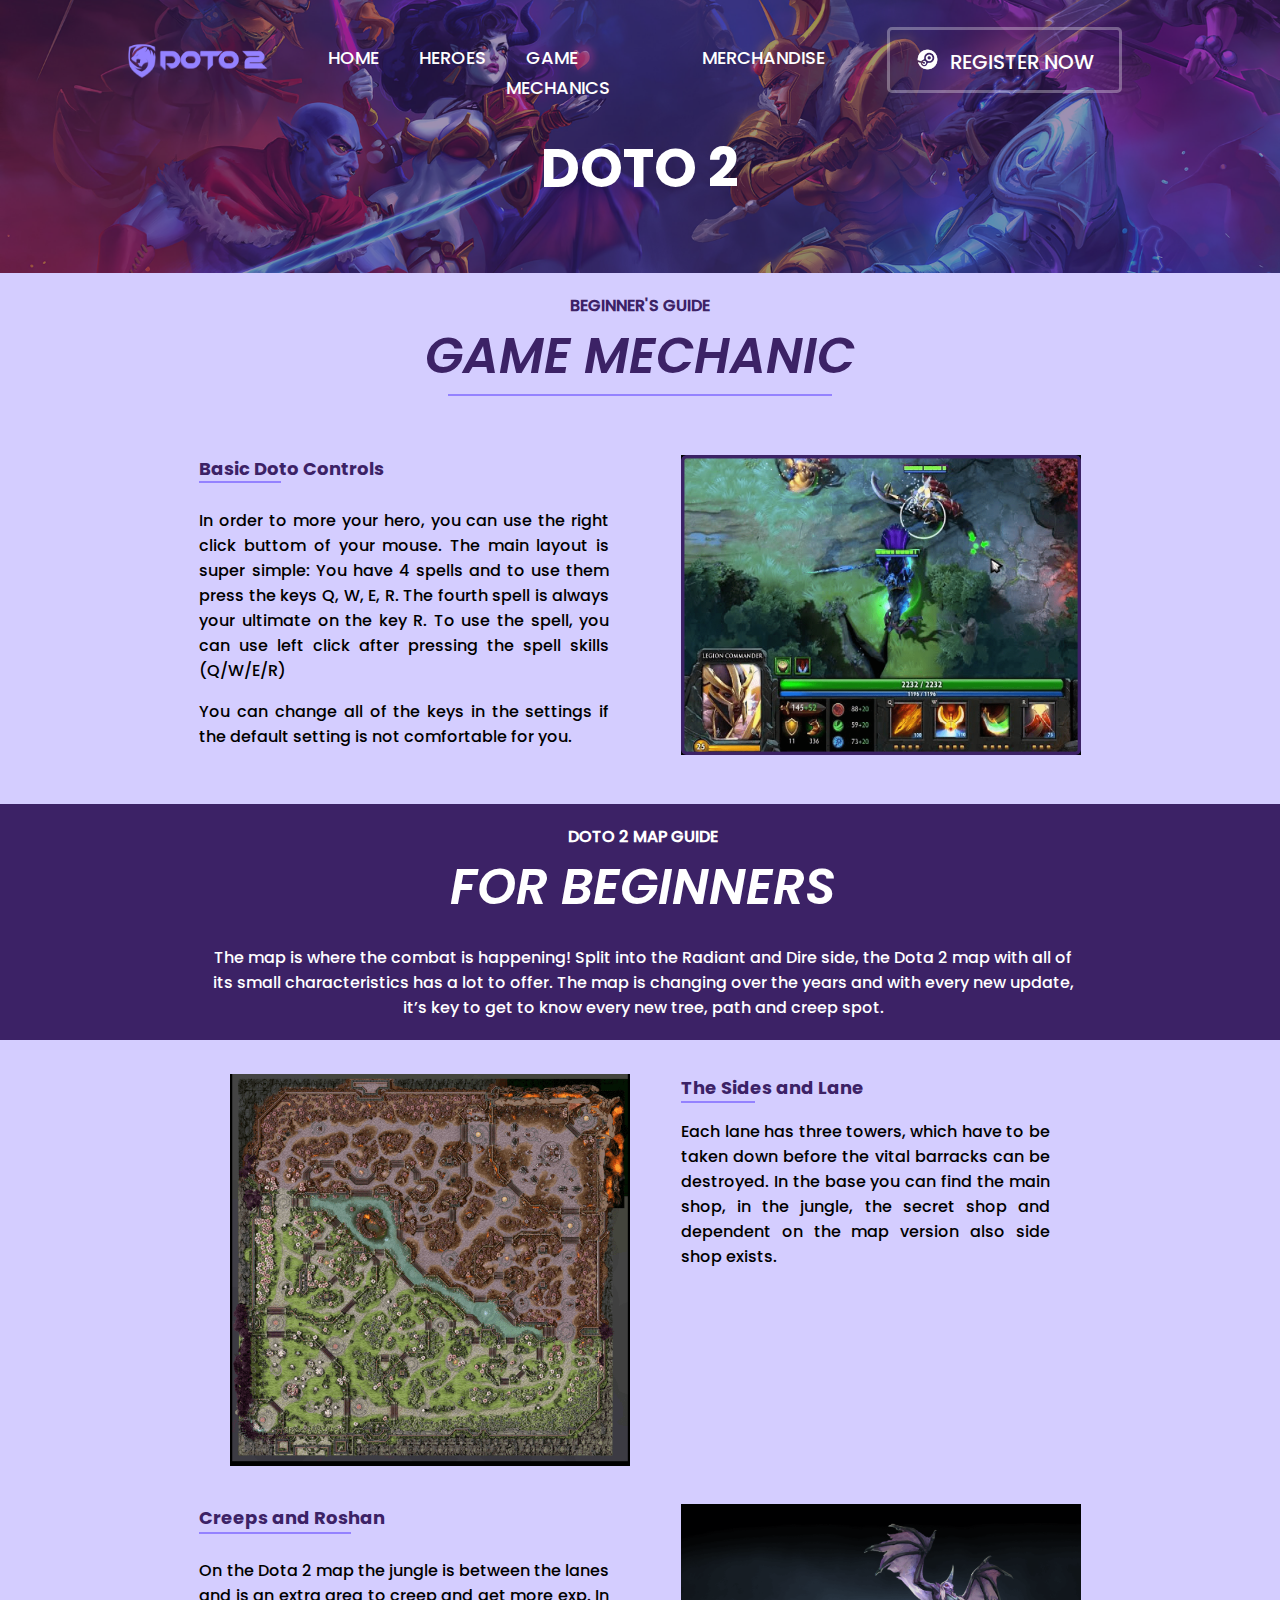
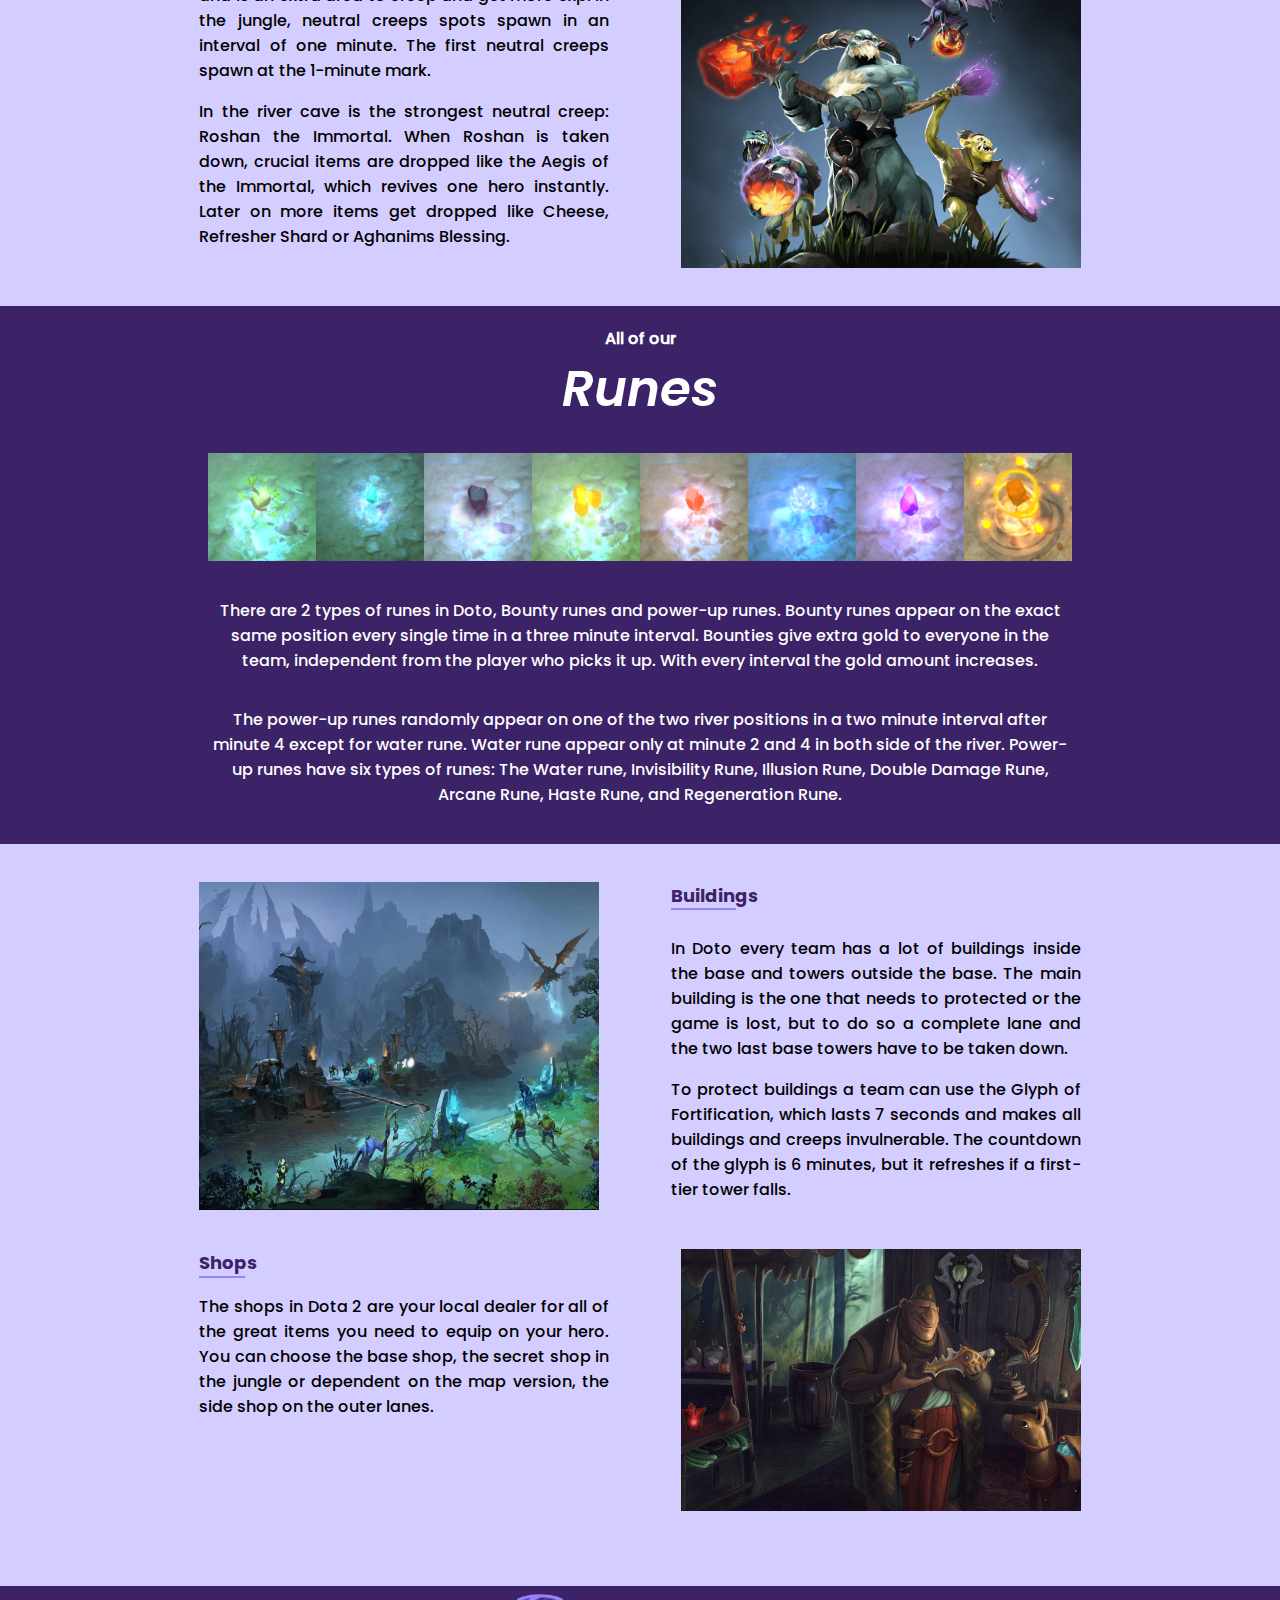
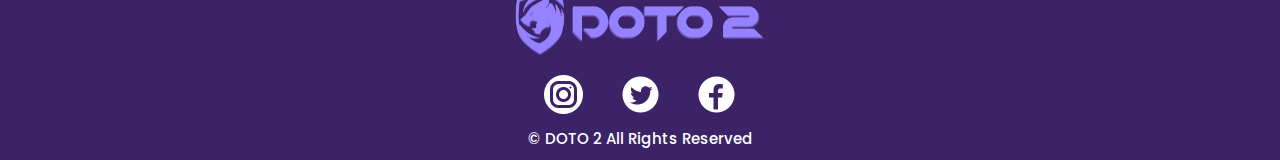
<file: Game Mechanics.html>
<!DOCTYPE html>
<html lang="en">
<head>
    <meta charset="UTF-8">
    <meta http-equiv="X-UA-Compatible" content="IE=edge">
    <meta name="viewport" content="width=device-width, initial-scale=1.0">
    <link rel="stylesheet" href="header-heroes.css">
    <link rel="stylesheet" href="Game-Mechanic-Style.css">
    <title>Game Mechanics</title>
</head>
<body>
    <div id="header">
        <div id="overlay0">
            <div id="fill">
                <div id="header1">
                    <li id="logo"><img src="logo.png" alt="LOGO"></li>
                    <li id="home"><a href="Home.html">HOME</a></li>
                    <li id="heroes"><a href="Heroes.html">HEROES</a></li>
                    <li id="gamemechanics"><a href="">GAME MECHANICS</a></li>
                    <li id="merchandise"><a href="Merchandise.html">MERCHANDISE</a></li>
                </div>
                <div id="header2">
                    <li id="register">
                        <img id="steam" src="asset/SosialMedia/Steam-Circle-White.png" alt="">
                        <a href="Register.html">REGISTER NOW</a>
                    </li>
                </div>
            </div>
            <div id="Doto-2">DOTO 2</div>
        </div>
    </div>

    <div id="content1">
        <div id="sub">
            <div id="title1">BEGINNER'S GUIDE</div>
            <div id="title2">GAME MECHANIC</div>
            <hr>
        </div>
    </div>
    <div id="Basic-Doto-Control">
        <div id="Para1">
            <div id="subtitle">Basic Doto Controls</div> <hr>
            <div id="txt1">
                <p>In order to more your hero, you can use the right click buttom of your mouse. The main layout is super simple: You have 4 spells and to use them press the keys Q, W, E, R. The fourth spell is always your ultimate on the key R. To use the spell, you can use left click after pressing the spell skills (Q/W/E/R)</p>
                <p>You can change all of the keys in the settings if the default setting is not comfortable for you.</p>
            </div>
        </div>
        <div id="image1">
            <img src="asset/Basic-Doto-Control.png" alt="">
        </div>
    </div>

    <div id="doto-2-map">
        <div id="top1">DOTO 2 MAP GUIDE</div> <div id="top2">FOR BEGINNERS</div>
        <div id="Para2">The map is where the combat is happening! Split into the Radiant and Dire side, the Dota 2 map with all of its small characteristics has a lot to offer. The map is changing over the years and with every new update, it’s key to get to know every new tree, path and creep spot.</div>
    </div>
    <div id="isi">
        <div id="Map">
            <img src="asset/Map.png" alt="">
            <div id="Para3">
                <div id="subtitle">The Sides and Lane</div>
                <hr>
                <div id="txt2">Each lane has three towers, which have to be taken down before the vital barracks can be destroyed. In the base you can find the main shop, in the jungle, the secret shop and dependent on the map version also side shop exists.</div>
            </div>
        </div>
    </div>
    <div id="Creeps-and-Roshan">
        <div id="Para5">
            <div id="subtitle">Creeps and Roshan</div> <hr>
            <div id="txt6">On the Dota 2 map the jungle is between the lanes and is an extra area to creep and get more exp. In the jungle, neutral creeps spots spawn in an interval of one minute. The first neutral creeps spawn at the 1-minute mark.</div>
            <div id="txt7">In the river cave is the strongest neutral creep: Roshan the Immortal. When Roshan is taken down, crucial items are dropped like the Aegis of the Immortal, which revives one hero instantly. Later on more items get dropped like Cheese, Refresher Shard or Aghanims Blessing.</div>
        </div>
        <img src="asset/Creeps.png" alt="">
    </div>
    <div id="Rune">
        <div id="top1">All of our</div>
        <div id="top2">Runes</div>
        <div id="Rune-Image">
            <img src="asset/Rune_of_Regeneration_prev.png" alt="">
            <img src="asset/Rune_of_Water_prev.png" alt="">
            <img src="asset/Rune_of_Invisibility_prev.png" alt="">
            <img src="asset/Rune_of_Illusion_prev.png" alt="">
            <img src="asset/Rune_of_Haste_prev.png" alt="">
            <img src="asset/Rune_of_Double_Damage_prev.png" alt="">
            <img src="asset/Rune_of_Arcane_prev.png" alt="">
            <img src="asset/Rune_of_Bounty_initial_prev.png" alt="">
        </div>
        <div id="Para2">
            <div id="txt3">There are 2 types of runes in Doto, Bounty runes and power-up runes. Bounty runes appear on the exact same position every single time in a three minute interval.
                Bounties give extra gold to everyone in the team, independent from the player who picks it up. With every interval the gold amount increases.
            </div>
            <div id="txt5">The power-up runes randomly appear on one of the two river positions in a two minute interval after minute 4 except for water rune. Water rune appear only at minute 2 and 4 in both side of the river. Power-up runes have six types of runes: The Water rune, Invisibility Rune, Illusion Rune, Double Damage Rune, Arcane Rune, Haste Rune, and Regeneration Rune.</div>
        </div>
    </div>
    <div id="Building">
        <img src="asset/Building.png" alt="">
        <div id="Para6">
            <div id="subtitle">Buildings</div> <hr>
            <div id="txt8">In Doto every team has a lot of buildings inside the base and towers outside the base. The main building is the one that needs to protected or the game is lost, but to do so a complete lane and the two last base towers have to be taken down.</div>
            <div id="txt9">To protect buildings a team can use the Glyph of Fortification, which lasts 7 seconds and makes all buildings and creeps invulnerable. The countdown of the glyph is 6 minutes, but it refreshes if a first-tier tower falls.</div>
        </div>
    </div>
    <div id="Shops">
        <div id="Para7">
            <div id="subtitle">Shops</div> <hr>
            <div id="txt10">The shops in Dota 2 are your local dealer for all of the great items you need to equip on your hero. You can choose the base shop, the secret shop in the jungle or dependent on the map version, the side shop on the outer lanes.</div>
        </div>
        <img src="asset/Shops.png" alt="">
    </div>

    <div id="footer">
        <div id="Logo"><img src="logo.png" alt=""></div>
        <div id="Social-Media">
            <img src="asset/SosialMedia/Instagram-Circle-White.png" alt="">
            <img src="asset/SosialMedia/Twitter-Circled-White.png" alt="">
            <img src="asset/SosialMedia/Facebook-Circled-White.png" alt="">
        </div>
        <div id="copyright">© DOTO 2 All Rights Reserved</div>
    </div>
</body>
</html>
</file>
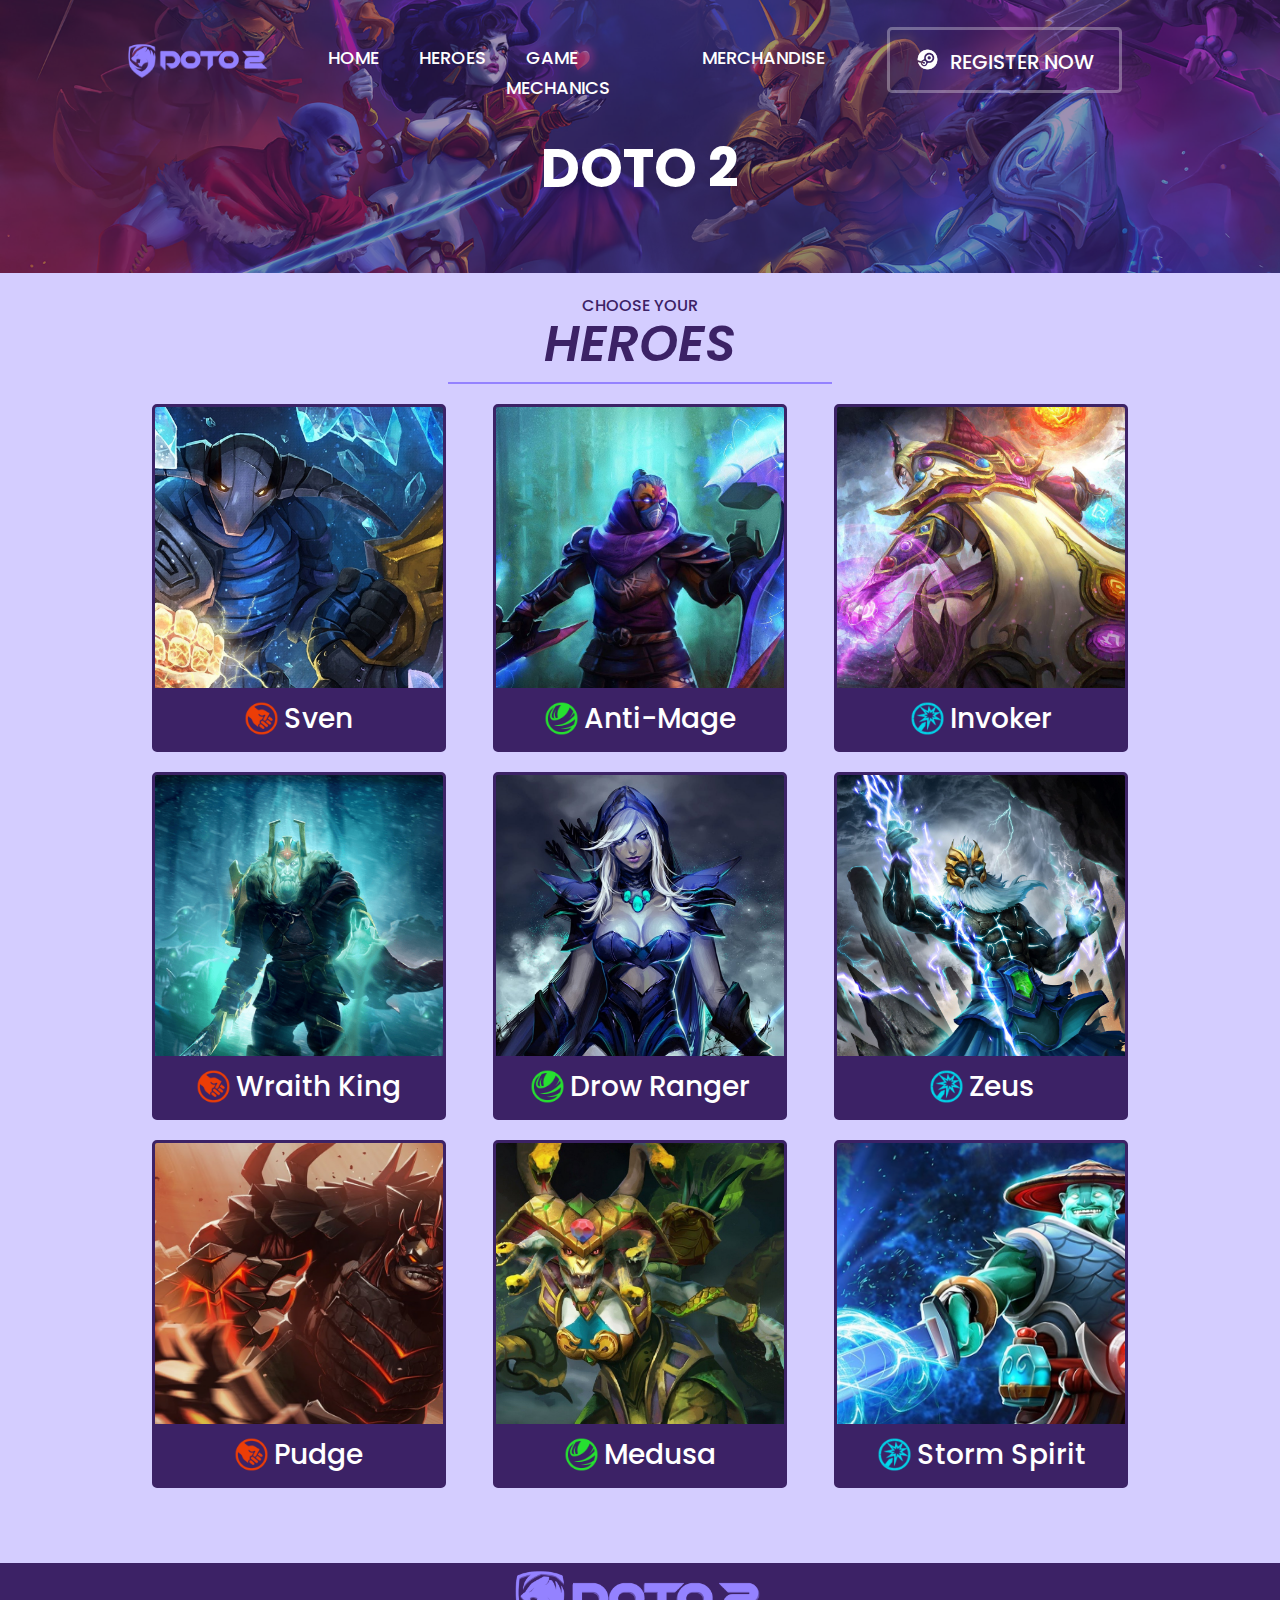
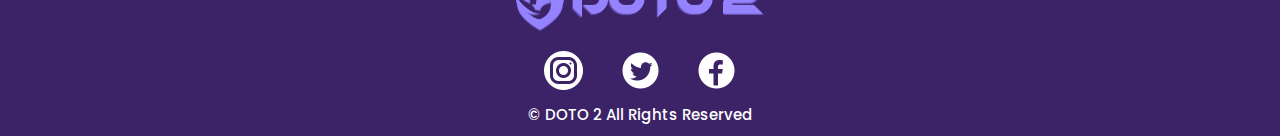
<file: Heroes.html>
<!DOCTYPE html>
<html lang="en">
<head>
    <meta charset="UTF-8">
    <meta http-equiv="X-UA-Compatible" content="IE=edge">
    <meta name="viewport" content="width=device-width, initial-scale=1.0">
    <link rel="stylesheet" href="header-heroes.css">
    <link rel="stylesheet" href="Hero-style.css">
    <title>Doto 2 Heroes</title>
    <script src="https://ajax.googleapis.com/ajax/libs/jquery/3.5.1/jquery.min.js"></script>
    <script src="Heroes-script.js"></script>
</head>
<body>
    <div id="header">
        <div id="overlay0">
            <div id="fill">
                <div id="header1">
                    <li id="logo"><img src="logo.png" alt="LOGO"></li>
                    <li id="home"><a href="Home.html">HOME</a></li>
                    <li id="heroes"><a href="Heroes.html">HEROES</a></li>
                    <li id="gamemechanics"><a href="Game Mechanics.html">GAME MECHANICS</a></li>
                    <li id="merchandise"><a href="Merchandise.html">MERCHANDISE</a></li>
                </div>
                <div id="header2">
                    <li id="register">
                        <img id="steam" src="asset/SosialMedia/Steam-Circle-White.png" alt="">
                        <a href="Register.html">REGISTER NOW</a>
                    </li>
                </div>
            </div>
            <div id="Doto-2">DOTO 2</div>
        </div>
    </div>
    <div id="content1">
        <div id="subtitle">
            <div id="title1">CHOOSE YOUR</div>
            <div id="title2">HEROES</div>
            <hr>
        </div>
        <div id="fill1">
            <div id="row1">
                <div id="Sven">
                    <div id="txt1">
                        <img src="asset/Strength.png" alt="">
                        <div id="name">Sven</div>
                    </div>
                    <div id="overlay1">
                        <div id="hov1">
                            <p>CLEAVES DOWN ENEMIES WITH HIS INCREDIBLE STRENGTH</p>
                        <div> Sven is always eager to charge into a fight. He stuns grouped enemies as he wades into battle, and once he ignites his damage-boosting ultimate, a few swings of his massive sword are often more than enough to slay his foes.</div>
                        </div>
                    </div>
                </div>
                <div id="Anti-Mage">
                    <div id="txt2">
                        <img src="asset/Agility.png" alt="">
                        <div id="name">Anti-Mage</div>
                    </div>
                    <div id="overlay2">
                        <div id="hov2">
                           <p>SLASHES HIS FOES WITH MANA-DRAINING ATTACKS</p>
                           <div> Should Anti-Mage have the opportunity to gather his full strength, few can stop his assaults. Draining mana from enemies with every strike or teleporting short distances to escape an ambush, cornering him is a challenge for any foe.</div>
                        </div>
                    </div>
                </div>
                <div id="Invoker">
                    <div id="txt3">
                        <img src="asset/Intel.png" alt="">
                        <div id="name">Invoker</div>
                    </div>
                    <div id="overlay3">
                        <div id="hov3">
                            <p>WEAVES MAGIC WITH AN ARRAY OF SPELL COMBOS</p>
                            <div>With an intricate arsenal of spells at his disposal, Invoker can adapt to any battle situation. Each configuration of his three spell components yields of one of ten spells, meaning he's never without a way to destroy or escape his enemies.</div>
                        </div>
                    </div>
                </div>
            </div>
        </div>
    </div>
    <div id="content3">
        <div id="row3">
            <div id="Wraith-King">
                <div id="txt7">
                    <img src="asset/Strength.png" alt="">
                    <div id="name">Wraith King</div>
                </div>
                <div id="overlay7">
                    <div id="hov7">
                        <p>CAN REINCARNATE INSTANTLY UPON DEATH</p>
                        <div>Striding fearlessly toward his enemies, Wraith King stuns his foes and slashes them into submission. Should his enemies gain the upper hand, his self-resurrecting ultimate ensures he'll have another chance to swing his sword.</div>
                    </div>
                </div>
            </div>
            <div id="Drow-Ranger">
                <div id="txt8">
                    <img src="asset/Agility.png" alt="">
                    <div id="name">Drow Ranger</div>
                </div>
                <div id="overlay8">
                    <div id="hov8">
                        <p>SLOWS WITH HER FROST-TIPPED ARROWS</p>
                        <div>Not many can escape Drow Ranger once she's within range. After her foes have been silenced with a chilling blast, she finishes them off with a barrage of slowing, ice-tipped arrows that few can survive.</div>
                    </div>
                </div>                
            </div>
            <div id="Zeus">
                <div id="txt9">
                    <img src="asset/Intel.png" alt="">
                    <div id="name">Zeus</div>
                </div>
                <div id="overlay9">
                    <div id="hov9">
                        <p>STRIKES ENEMIES NEAR AND FAR WITH LIGHTNING</p>
                        <div>None can hide from Zeus, whether he's calling down a bolt to reveal the surroundings, sending an arc coursing through his nearest enemies, or summoning a terrifying volley of lightning upon all enemies. Wherever his foes are, Zeus will find them.</div>
                    </div>
                </div>
            </div>                
        </div>
    </div>
    <div id="content2">
        <div id="row2">
            <div id="Pudge">
                <div id="txt4">
                    <img src="asset/Strength.png" alt="">
                    <div id="name">Pudge</div>
                </div>
                <div id="overlay4">
                    <div id="hov4">
                        <p>HOOK AND PULLS ENEMIES TOWARDS HIM</p>
                        <div>Each carefully aimed throw of Pudge's signature hook strikes fear into his foes. Pulling his enemies near to carve them with his cleavers, he gains additional health and damage with every kill, and soon becomes an unstoppable killer.</div>
                    </div>
                </div>
            </div>
            <div id="Medusa">
                <div id="txt5">
                    <img src="asset/Agility.png" alt="">
                    <div id="name">Medusa</div>
                </div>
                <div id="overlay5">
                    <div id="hov5">
                        <p>IMMOBILIZES HER ENEMIES WITH HER STONE GAZE</p>
                        <div>Constant attack is the key to Medusa's success. Using her mana shield to stave off assault, she employs split shots to mow down waves of enemies. Once she gathers her full strength, she becomes a force powerful enough to stop anyone in their tracks.</div>
                    </div>
                </div>
            </div>
            <div id="Storm-Spirit">
                <div id="txt6">
                    <img src="asset/Intel.png" alt="">
                    <div id="name">Storm Spirit</div>
                </div>
                <div id="overlay6">
                    <div id="hov6">
                        <p>ZIPS ACROSS THE MAPS TO ENGAGE IN FIGHTS</p>
                        <div>Storm Spirit is never one to miss a fight. Zipping from across the battlefield in a bolt of lightning, he strikes enemies from every direction with exploding remnants and charged attacks, then disappears while his enemies are still scrambling to react.</div>
                    </div>
                </div>
            </div>                
        </div>
    </div>
    <div id="footer">
        <div id="Logo"><img src="logo.png" alt=""></div>
        <div id="Social-Media">
            <img src="asset/SosialMedia/Instagram-Circle-White.png" alt="">
            <img src="asset/SosialMedia/Twitter-Circled-White.png" alt="">
            <img src="asset/SosialMedia/Facebook-Circled-White.png" alt="">
        </div>
        <div id="copyright">© DOTO 2 All Rights Reserved</div>
    </div>
</body>
</html>
</file>
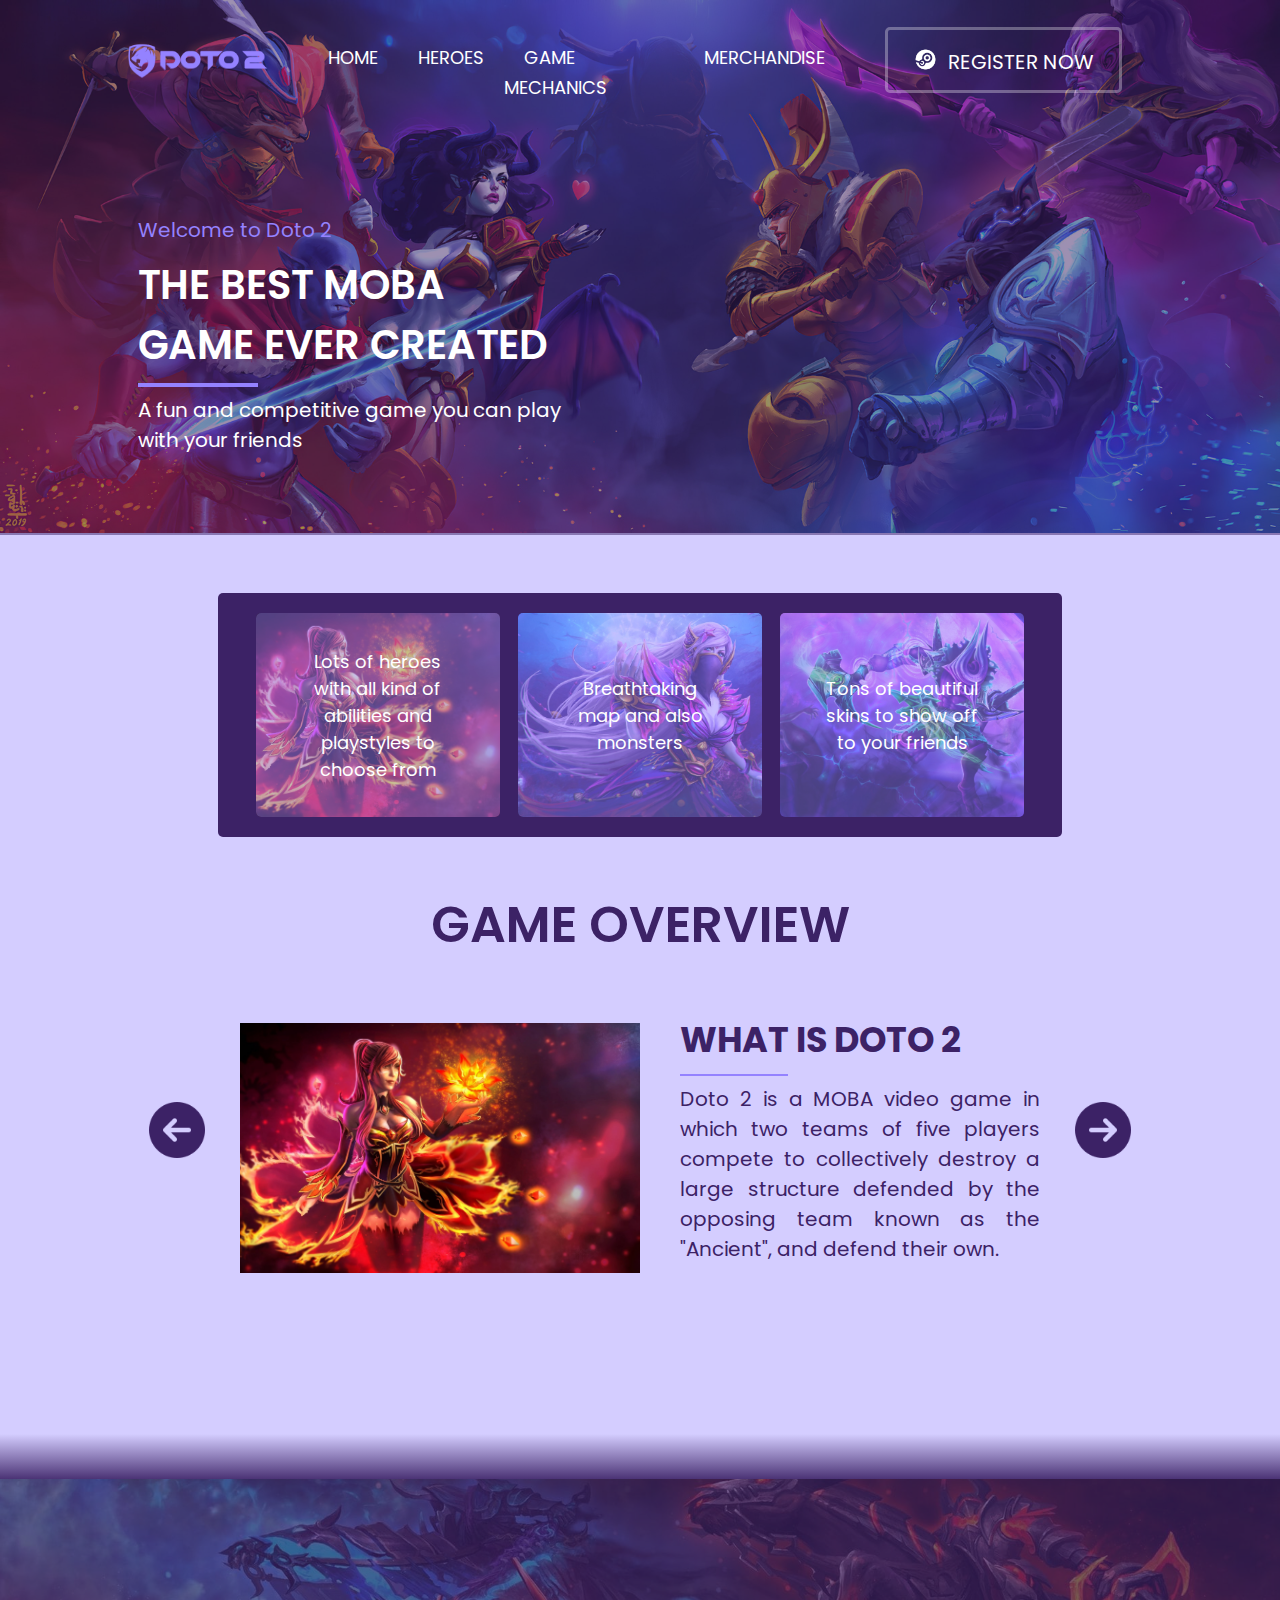
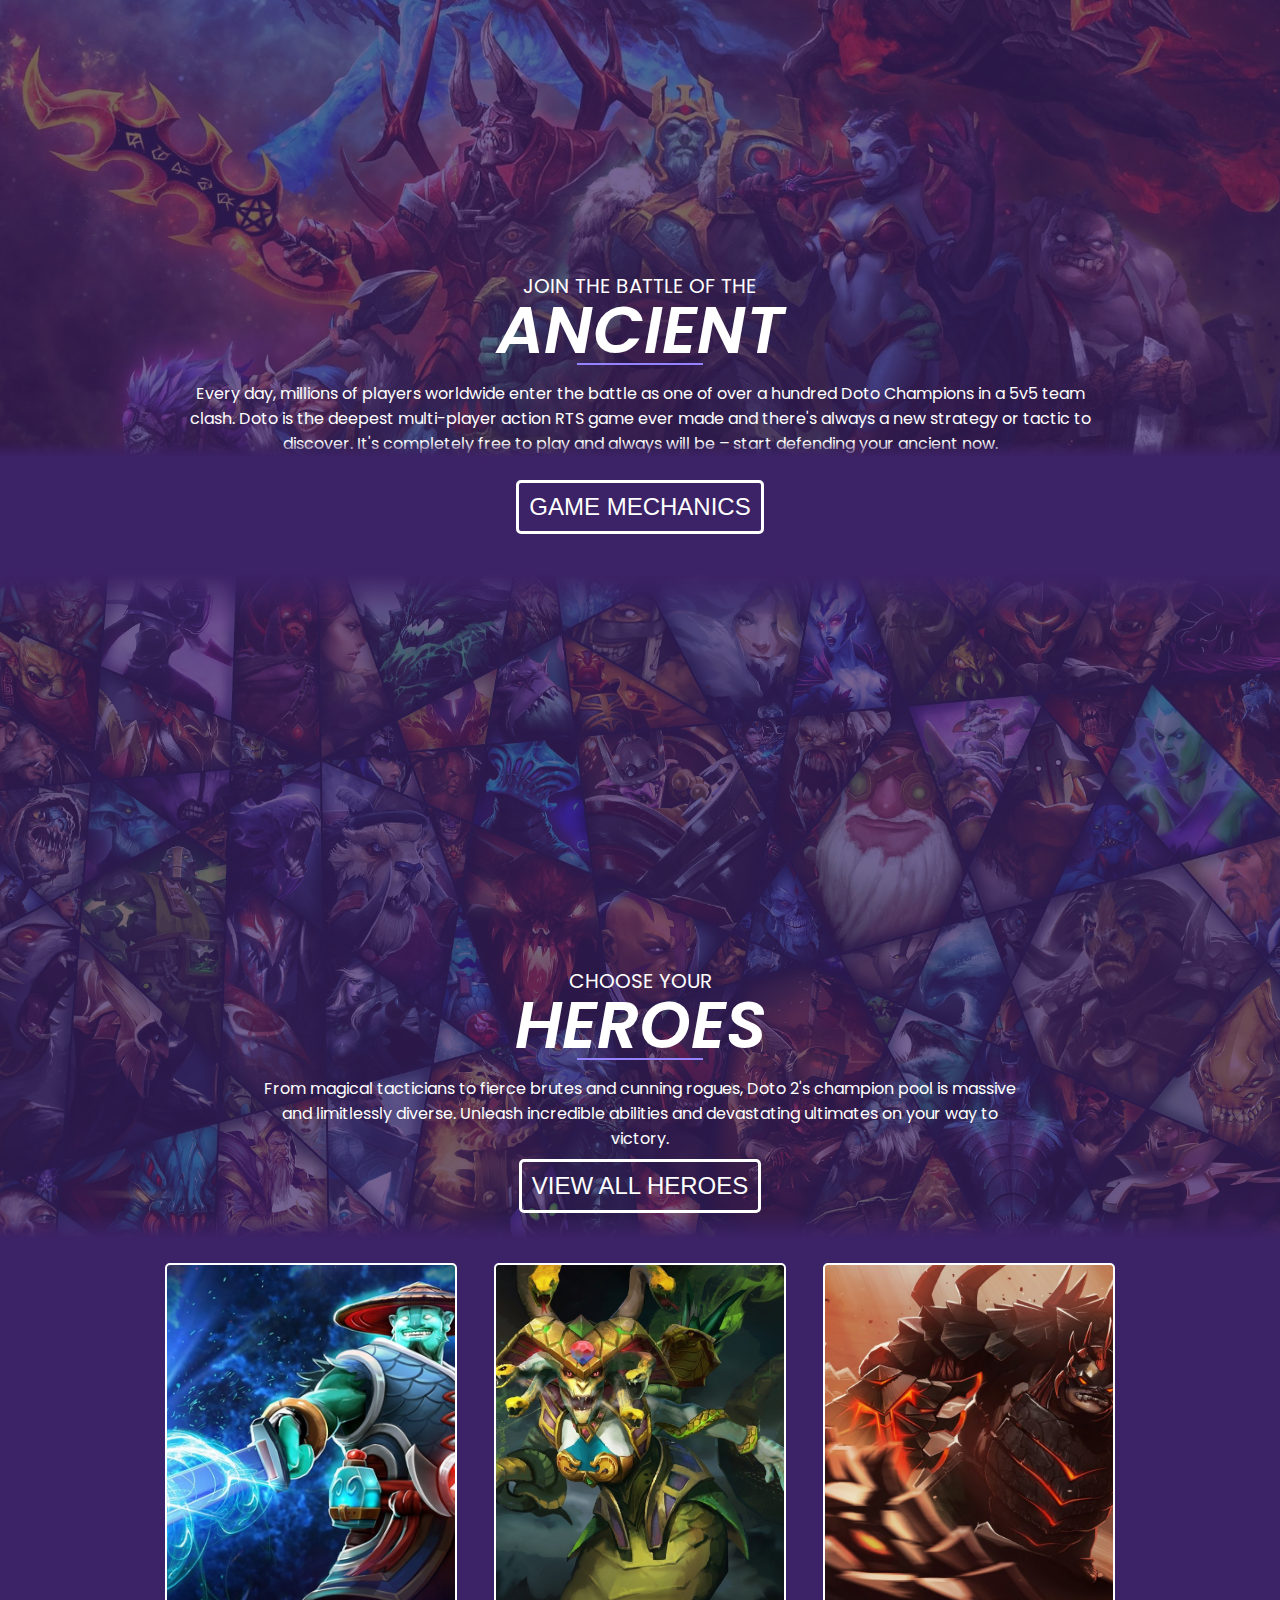
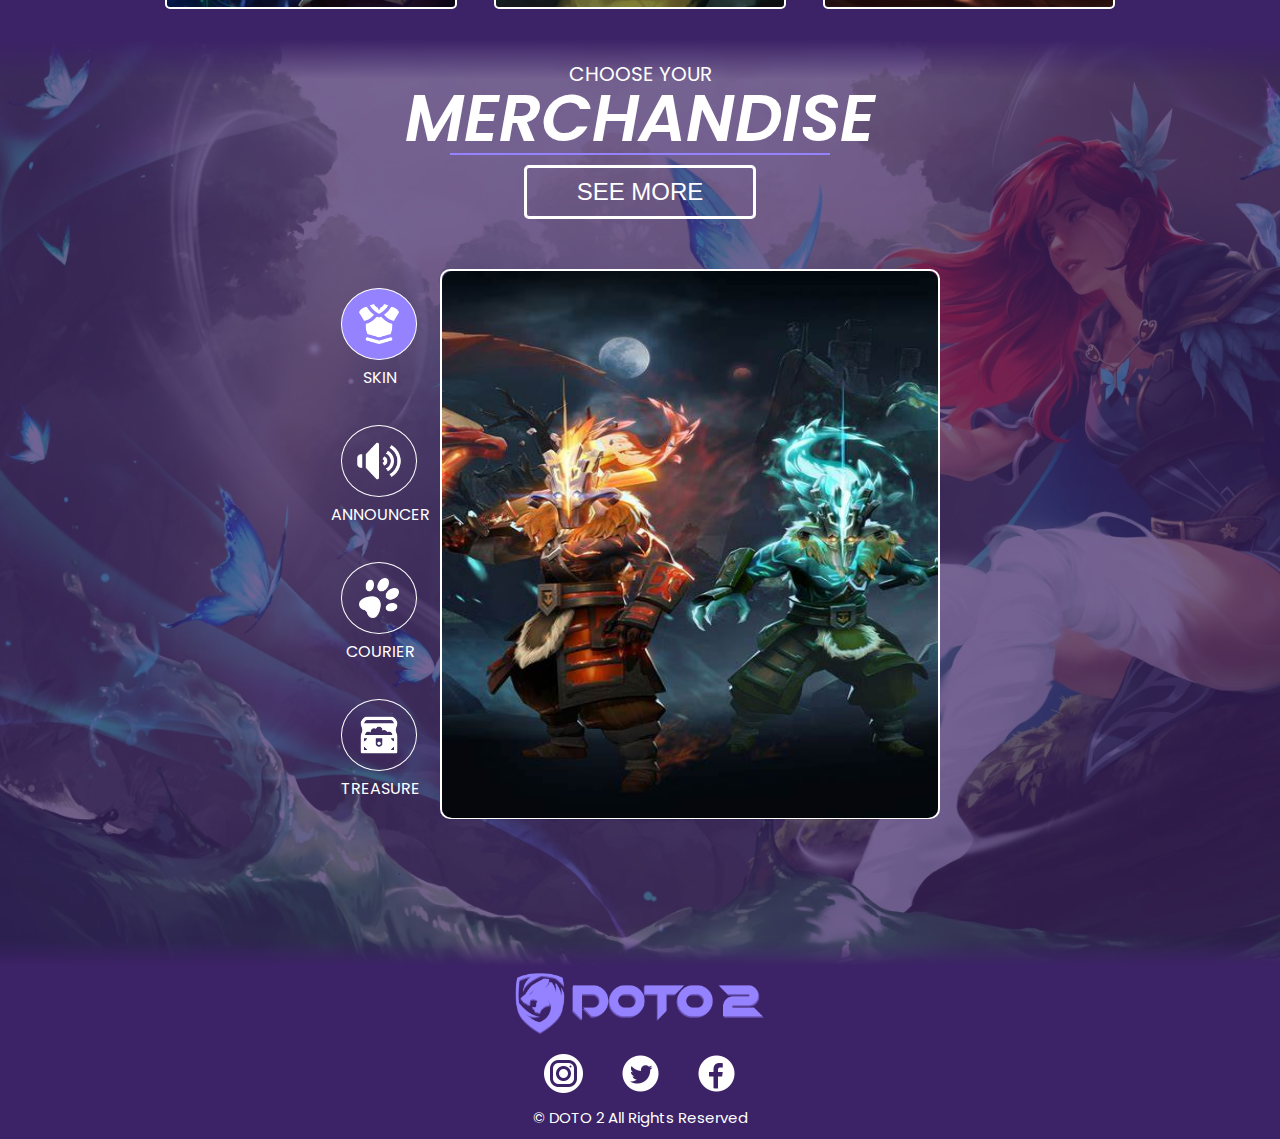
<file: Home.html>
<!DOCTYPE html>
<html lang="en">
<head>
    <meta charset="UTF-8">
    <meta http-equiv="X-UA-Compatible" content="IE=edge">
    <meta name="viewport" content="width=device-width, initial-scale=1.0">
    <link rel="stylesheet" href="headerandfooter.css">
    <link rel="stylesheet" href="Homedoto.css">
    <link rel="stylesheet" href="https://fonts.googleapis.com/css?family=Poppins">
    <title>Home</title>
    <script src="https://ajax.googleapis.com/ajax/libs/jquery/3.5.1/jquery.min.js"></script>
    <script src="Home-script.js"></script>
</head>
<body>
    <div id="bg1">
        <div id="overlay"></div>
        <img src="asset/Homepage-background.jpg" alt="">
    </div>
    <div id="header">
        <div id="header1">
            <li id="logo"><img src="logo.png" alt="LOGO"></li>
            <li id="home"><a href="Home.html">HOME</a></li>
            <li id="heroes"><a href="Heroes.html">HEROES</a></li>
            <li id="gamemechanics",><a href="Game Mechanics.html">GAME MECHANICS</a></li>
            <li id="merchandise"><a href="Merchandise.html">MERCHANDISE</a></li>
        </div>
        <div id="header2">
            <li id="register">
                <img id="steam" src="asset/SosialMedia/Steam-Circle-White.png" alt="">
                <a href="Register.html">REGISTER NOW</a>
            </li>
        </div>
    </div>
    <div id="pt1">
        <div id="welcome">
            Welcome to Doto 2
        </div>
        <div id="txt1">
            THE BEST MOBA <br>
            GAME EVER CREATED
        </div>
        <hr id="line1">
        <div id="txt2">
            A fun and competitive game you can play <br> with your friends
        </div>
    </div>
    <div id="pt2">
        <div id="event1">
            <div id="overlay1">
                <div id="left">Lots of heroes with all kind of abilities and playstyles to choose from</div>
            </div>
        </div>
        <div id="event2">
            <div id="overlay1">
                <div id="mid">Breathtaking map and also monsters</div>
            </div>
        </div>
        <div id="event3">
            <div id="overlay1">
                <div id="right">Tons of beautiful skins to show off to your friends</div>
            </div>
        </div>
    </div>
    </div>
    <div id="Game-overview">
        <div id="txt3">GAME OVERVIEW</div>
        <div id="whole-slider">
            <div id="prev"><img src="asset/Go-Back-Purple.png" alt=""></div>
            <div id="slider">
                <div id="IS">
                    <div id="slides"> 
                        <img src="asset/Lina.jpg" alt="">
                        <div id="txt4">
                            <div id="subtitle">WHAT IS DOTO 2</div> <hr>
                            <div id="caption"> Doto 2 is a MOBA video game in which two teams of five players compete to collectively destroy a large structure defended by the opposing team known as the "Ancient", and defend their own.</div>
                        </div>
                    </div>
                    <div id="slides">
                        <img src="asset/Templar.jpg" alt="">
                        <div id="txt4">
                            <div id="subtitle">WHAT IS DOTO 2</div> <hr>
                            <div id="caption"> Your goal is to spend your time gaining exp and gold as fast as possible, or assisting your team in doing so, while limiting and reducing your opponents' exp and gold gain.</div>
                        </div>
                    </div>
                    <div id="slides">
                        <img src="asset/Void-Spirit.jpg" alt="">
                        <div id="txt4">
                            <div id="subtitle">WHAT IS DOTO 2</div> <hr>
                            <div id="caption"> If you gain a significant exp and gold advantage by the later stages of the game it usually allows your team to destroy all heroes in your path, followed by their defensive towers and buildings, and ultimately killing the enemy Ancient, winning you the game. </div>
                        </div>
                    </div>
                </div>
            </div>
            <div id="next"><img src="asset/Forward-Button-Purple.png" alt=""></div>
        </div>

    <div id="gradient0"></div>
    <div id="view-game-mechanic">
        <div id="overlay2">
            <div id="txt5">JOIN THE BATTLE OF THE</div>
            <div id="txt6">ANCIENT</div> <hr>
            <div id="txt7"><p>Every day, millions of players worldwide enter the battle as one of over a hundred Doto Champions in a 5v5 team clash. Doto is the deepest multi-player action RTS game ever made and there's always a new strategy or tactic to discover. It's completely free to play and always will be – start defending your ancient now.</p></div>
            <div id="gradient1"></div>
            <div id="mechanic-button">
                <a href="Game Mechanics.html"><button>GAME MECHANICS</button></a>
            </div>
        </div>
    </div>

    <div id="view-all-heroes">
        <div id="overlay3">
            <div id="gradient2"></div> 
            <div id="text">
                <div id="txt8">CHOOSE YOUR</div>
                <div id="txt9">HEROES</div> <hr>
                <div id="txt10"><p>From magical tacticians to fierce brutes and cunning rogues, Doto 2's champion pool is massive and limitlessly diverse. Unleash incredible abilities and devastating ultimates on your way to victory.</p></div>
                <a href="Heroes.html"><button>VIEW ALL HEROES</button></a>
                <div id="gradient3"></div>
            </div>
            </div>
        </div>
    </div>
    <div id="hero-type">
        <div id="intelligence">
            <div id="overlay4">
                <div id="sub">
                    <img src="asset/Intel.png" alt="">
                    Intelligence
                </div>
                <div id="txt11">Intelligence heroes tend to have a greater number of active abilities compared to other heroes; all intelligence heroes have at least three active abilities, with a large number of them having all four of their abilities being actives, and some even having 5 or more. </div>
            </div>
        </div>
        <div id="Agility">
            <div id="overlay5">
                <div id="sub">
                    <img src="asset/Agility.png" alt="">
                    Agility
                </div>
                <div id="txt12">Because Agility heroes are the only class of heroes to gain both damage and attack speed as their primary attribute increases, they tend to have the highest physical damage output as the game progresses. This makes them scale very well with offensive items. </div>
            </div>
        </div>
        <div id="Strength">
            <div id="overlay6">
                <div id="sub">
                    <img src="asset/Strength.png" alt="">
                    Strength
                </div>
                <div id="txt13">
                    Strength heroes tend to have more health and health regeneration than other heroes, making them more resilient to both physical attacks and spells. In addition, heroes with a large amount of strength may greatly increase the damage needed to bring a team down.
                </div>
            </div>
        </div>
    </div>
    <div id="view-merchandise">
        <div id="gradient4"></div>
        <div id="overlay7">
            <div id="merch-title">
                <div id="txt14">CHOOSE YOUR</div>
                <div id="txt15">MERCHANDISE</div> <hr>
                <div id="view-merch-button">
                    <a href="Merchandise.html"><button>SEE MORE</button></a>
                </div>
            </div>
            <div id="merch-content">
                <div id="icon">
                    <div id="skin">
                        <img src="asset/Skin.png" alt="">
                    </div>
                    <div id="skin-text">SKIN</div>
                    <div id="announcer">
                        <img src="asset/Speaker-White.png" alt="">
                    </div>
                    <div id="ann-text">ANNOUNCER</div>
                    <div id="courier">
                        <img src="asset/Pet-White.png" alt="">
                    </div>
                    <div id="cour-text">COURIER</div>
                    <div id="chest">
                        <img src="asset/Chest-White.png" alt="">
                    </div>
                    <div id="chest-text">TREASURE</div>
                </div>
                <div id="whole-merch">
                    <div id="merch-slider">
                        <div id="merch-slides">
                            <div id="image"><img src="asset/Jug-Arcana.jpg" alt=""></div>
                            <div id="image"><img src="asset/axe-announcer.png" alt=""></div>
                            <div id="image"><img src="asset/courier.jpg" alt=""></div>
                            <div id="image"><img src="asset/hallowed-chest.jpg" alt=""></div>
                        </div>
                    </div>
                </div>
            </div>
        </div>
        <div id="gradient5"></div>
    </div>
    <div id="footer">
        <div id="Logo"><img src="logo.png" alt=""></div>
        <div id="Social-Media">
            <img src="asset/SosialMedia/Instagram-Circle-White.png" alt="">
            <img src="asset/SosialMedia/Twitter-Circled-White.png" alt="">
            <img src="asset/SosialMedia/Facebook-Circled-White.png" alt="">
        </div>
        <div id="copyright">© DOTO 2 All Rights Reserved</div>
    </div>
</body>
</html>
</file>
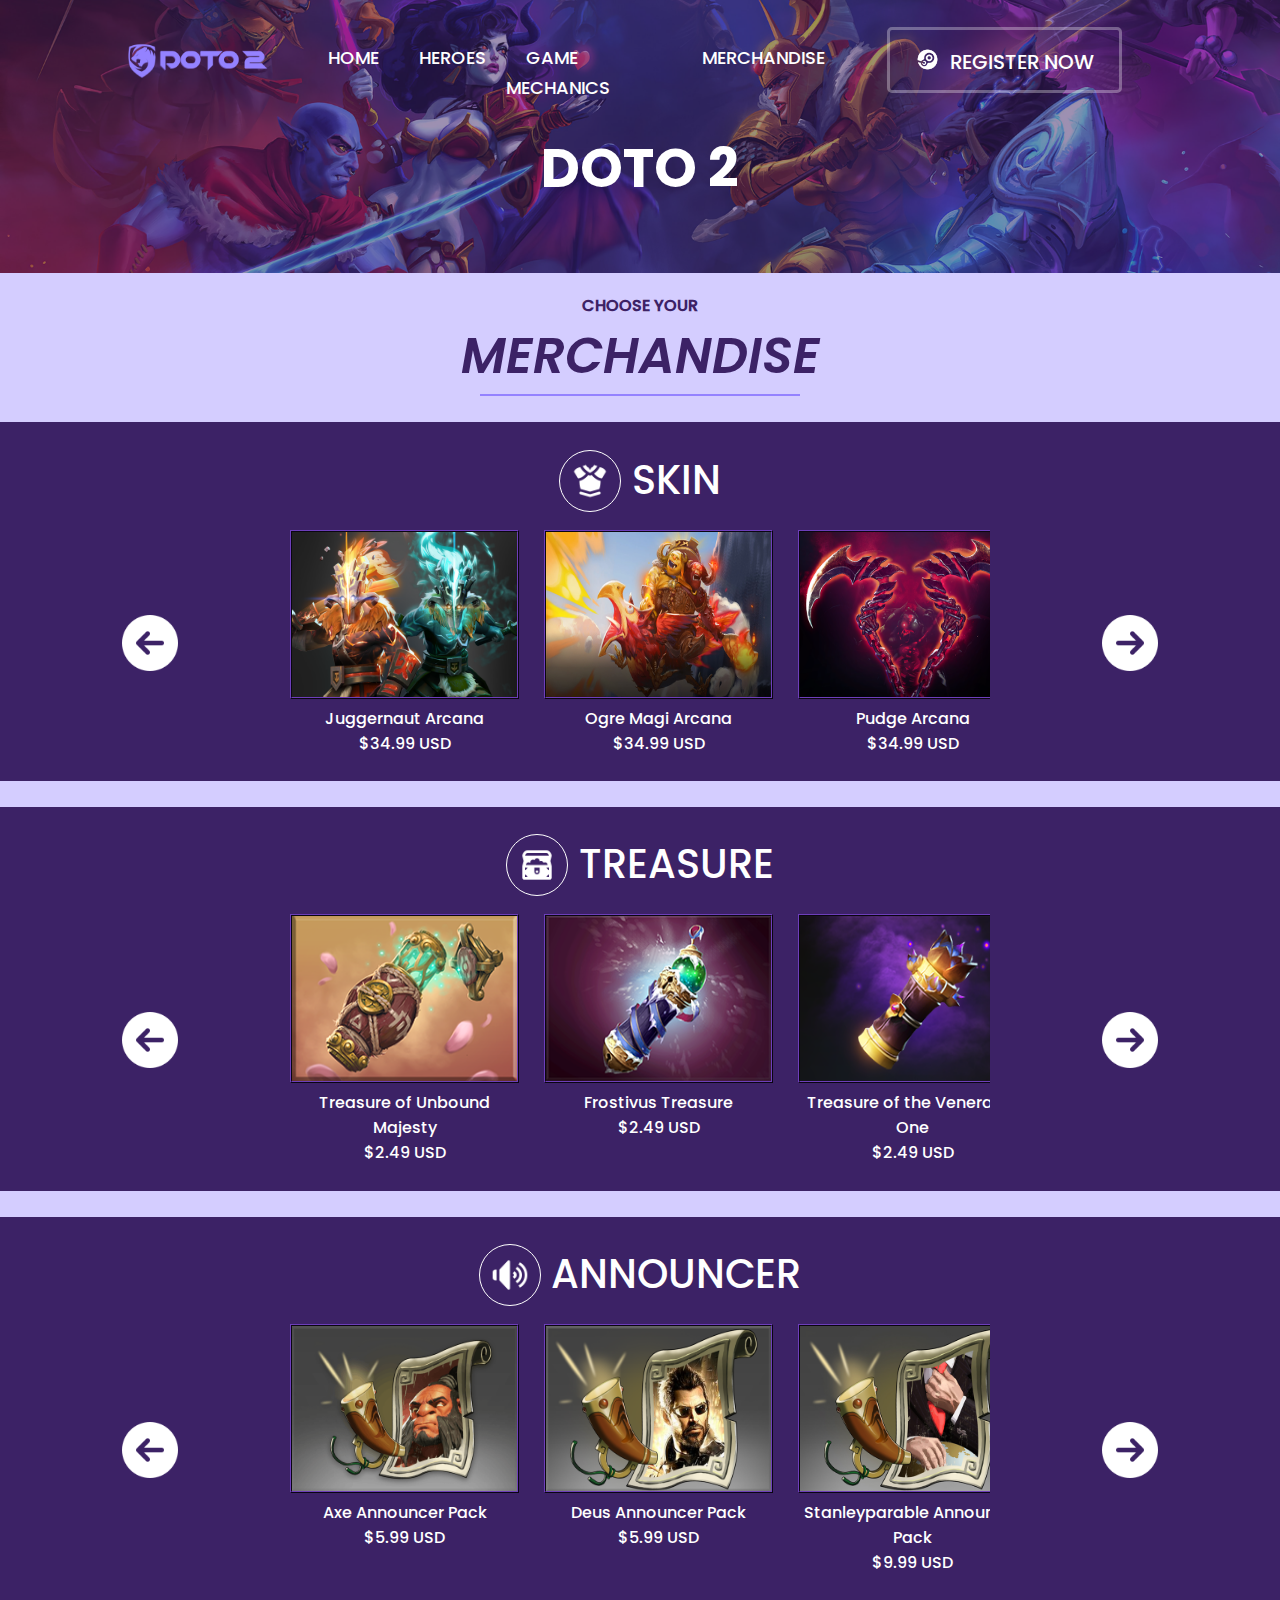
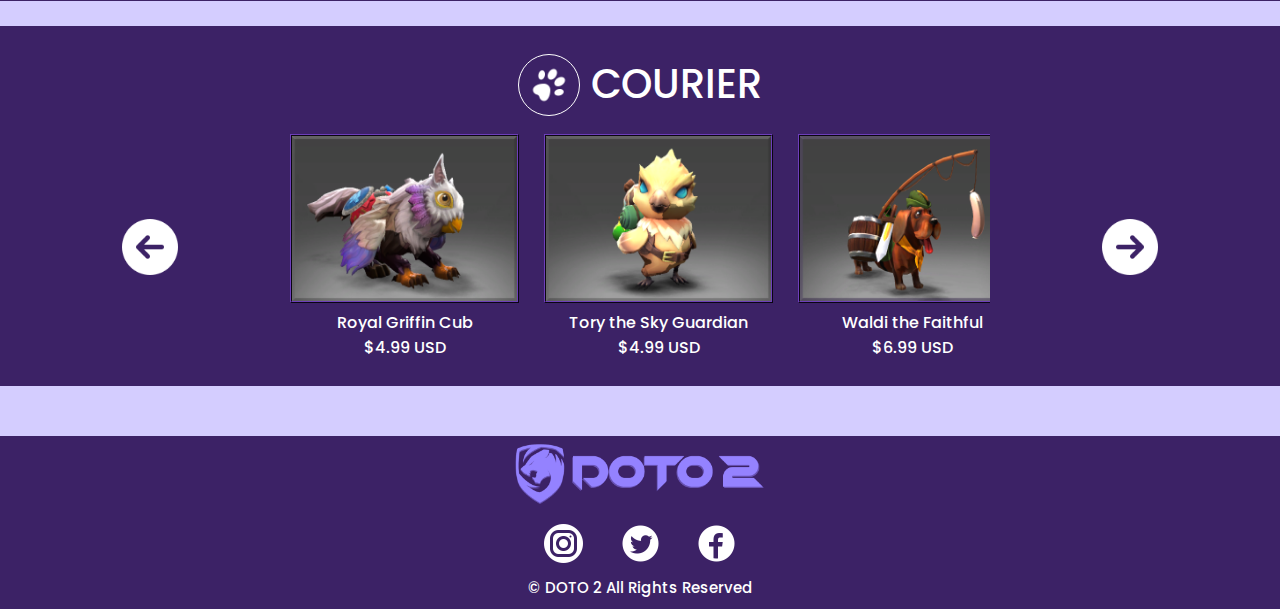
<file: Merchandise.html>
<!DOCTYPE html>
<html lang="en">
<head>
    <meta charset="UTF-8">
    <meta http-equiv="X-UA-Compatible" content="IE=edge">
    <meta name="viewport" content="width=device-width, initial-scale=1.0">
    <link rel="stylesheet" href="header-heroes.css">
    <link rel="stylesheet" href="Merchandise-style.css">
    <title>Doto 2 Merchandise</title>
    <script src="https://ajax.googleapis.com/ajax/libs/jquery/3.5.1/jquery.min.js"></script>
    <script src="merchandise-script.js"></script>
</head>
<body>
    <div id="header">
        <div id="overlay0">
            <div id="fill">
                <div id="header1">
                    <li id="logo"><img src="logo.png" alt="LOGO"></li>
                    <li id="home"><a href="Home.html">HOME</a></li>
                    <li id="heroes"><a href="Heroes.html">HEROES</a></li>
                    <li id="gamemechanics"><a href="Game Mechanics.html">GAME MECHANICS</a></li>
                    <li id="merchandise"><a href="Merchandise.html">MERCHANDISE</a></li>
                </div>
                <div id="header2">
                    <li id="register">
                        <img id="steam" src="asset/SosialMedia/Steam-Circle-White.png" alt="">
                        <a href="Register.html">REGISTER NOW</a>
                    </li>
                </div>
            </div>
            <div id="Doto-2">DOTO 2</div>
        </div>
    </div>
    <div id="title">
        <div id="sub1">CHOOSE YOUR</div>
        <div id="sub2">MERCHANDISE</div> <hr>
    </div>
    <div id="whole">
        <div id="sub3">
            <div id="icon"><img src="asset/Skin.png" alt=""></div>
            <div id="text">SKIN</div>
        </div>
        <div id="skin">        
            <div id="prev1"><img src="asset/Go-Back-white.png" alt=""></div>
            <div id="whole-slider">
                <div id="skin-slider">
                    <div id="skin-slides">
                        <div id="image">
                            <div id="overlay">
                                <div id="hov">PURCHASE</div>
                            </div>
                            <img src="asset/jugger-arcana.png" alt="">
                            <div id="name">Juggernaut Arcana</div>
                            <div id="price">$34.99 USD</div>
                        </div>
                        <div id="image">
                            <div id="overlay">
                                <div id="hov">PURCHASE</div>
                            </div>
                            <img src="asset/ogre-magi-arcana.jpg" alt="">
                            <div id="name">Ogre Magi Arcana</div>
                            <div id="price">$34.99 USD</div>
                        </div>
                        <div id="image">
                            <div id="overlay">
                                <div id="hov">PURCHASE</div>
                            </div>
                            <img src="asset/pudge-arcana.png" alt="">
                            <div id="name">Pudge Arcana</div>
                            <div id="price">$34.99 USD</div>
                        </div>
                        <div id="image">
                            <div id="overlay">
                                <div id="hov">PURCHASE</div>
                            </div>
                            <img src="asset/monkey-king-arcana.png" alt="">
                            <div id="name">Monkey King Arcana</div>
                            <div id="price">$34.99 USD</div>
                        </div>
                        <div id="image">
                            <div id="overlay">
                                <div id="hov">PURCHASE</div>
                            </div>
                            <img src="asset/terrorblade-arcana.png" alt="">
                            <div id="name">Terrorblade Arcana</div>
                            <div id="price">$34.99 USD</div>
                        </div>
                    </div>
                </div>
            </div>
            <div id="next1"><img src="asset/Forward-Button-white.png" alt=""></div>
        </div>    
    </div>
    <div id="whole">
        <div id="sub3">
            <div id="icon"><img src="asset/Chest-White.png" alt=""></div>
            <div id="text">TREASURE</div>
        </div>
        <div id="treasure">
            <div id="prev2"><img src="asset/Go-Back-white.png" alt=""></div>
            <div id="whole-slider">
                <div id="treasure-slider">
                    <div id="treasure-slides">
                        <div id="image">
                            <div id="overlay">
                                <div id="hov">PURCHASE</div>
                            </div>
                        <img src="asset/spring-treasure.png" alt="">
                        <div id="name">Treasure of Unbound Majesty</div>
                        <div id="price">$2.49 USD</div>
                    </div>
                    <div id="image">
                        <div id="overlay">
                            <div id="hov">PURCHASE</div>
                        </div>
                        <img src="asset/frostivus-treasure.png" alt="">
                        <div id="name">Frostivus Treasure</div>
                        <div id="price">$2.49 USD</div>
                    </div>
                    <div id="image">
                        <div id="overlay">
                            <div id="hov">PURCHASE</div>
                        </div>
                        <img src="asset/treasure-of-the-venerable-one.png" alt="">
                        <div id="name">Treasure of the Venerable One</div>
                        <div id="price">$2.49 USD</div>
                    </div>
                    <div id="image">
                        <div id="overlay">
                            <div id="hov">PURCHASE</div>
                        </div>
                        <img src="asset/treasure-of-twilight-procession.png" alt="">
                        <div id="name">Treasure of Twilight Procession</div>
                        <div id="price">$2.49 USD</div>
                    </div>
                    <div id="image">
                        <div id="overlay">
                            <div id="hov">PURCHASE</div>
                        </div>
                        <img src="asset/treasure-of-emerald-revival.png" alt="">
                        <div id="name">Treasure of Emerald Revival</div>
                        <div id="price">$2.49 USD</div>
                    </div>
                </div>
            </div>
        </div>
        <div id="next2"><img src="asset/Forward-Button-white.png" alt=""></div>
    </div>
    </div>
    <div id="whole">
        <div id="sub3">
            <div id="icon"><img src="asset/Speaker-White.png" alt=""></div>
            <div id="text">ANNOUNCER</div>
        </div>
        <div id="announcer">
            <div id="prev3"><img src="asset/Go-Back-white.png" alt=""></div>
            <div id="whole-slider">
                <div id="announcer-slider">
                    <div id="announcer-slides">
                        <div id="image">
                            <div id="overlay">
                                <div id="hov">PURCHASE</div>
                            </div>
                        <img src="asset/axe-announcer.png" alt="">
                        <div id="name">Axe Announcer Pack</div>
                        <div id="price">$5.99 USD</div>
                    </div>
                    <div id="image">
                        <div id="overlay">
                            <div id="hov">PURCHASE</div>
                        </div>
                        <img src="asset/announcer-deus.png" alt="">
                        <div id="name">Deus Announcer Pack</div>
                        <div id="price">$5.99 USD</div>
                    </div>
                    <div id="image">
                        <div id="overlay">
                            <div id="hov">PURCHASE</div>
                        </div>
                        <img src="asset/announcer-stanleyparable.png" alt="">
                        <div id="name">Stanleyparable Announcer Pack</div>
                        <div id="price">$9.99 USD</div>
                    </div>
                    <div id="image">
                        <div id="overlay">
                            <div id="hov">PURCHASE</div>
                        </div>
                        <img src="asset/announcer-tusk.png" alt="">
                        <div id="name">Tusk Announcer Pack</div>
                        <div id="price">$9.99 USD</div>
                    </div>
                    <div id="image">
                        <div id="overlay">
                            <div id="hov">PURCHASE</div>
                        </div>
                        <img src="asset/Storm-spirit-announcer-pack.png" alt="">
                        <div id="name">Storm Spirit Announcer Pack</div>
                        <div id="price">$5.99 USD</div>
                    </div>
                </div>
            </div>
        </div>
        <div id="next3"><img src="asset/Forward-Button-white.png" alt=""></div>
    </div>
    </div>
    <div id="whole">
        <div id="sub3">
            <div id="icon"><img src="asset/Pet-White.png" alt=""></div>
            <div id="text">COURIER</div>
        </div>
        <div id="courier">
            <div id="prev4"><img src="asset/Go-Back-white.png" alt=""></div>
            <div id="whole-slider">
                <div id="courier-slider">
                    <div id="courier-slides">
                        <div id="image">
                            <div id="overlay">
                                <div id="hov">PURCHASE</div>
                            </div>
                        <img src="asset/Royal-Griffin-Cub.png" alt="">
                        <div id="name">Royal Griffin Cub</div>
                        <div id="price">$4.99 USD</div>
                    </div>
                    <div id="image">
                        <div id="overlay">
                            <div id="hov">PURCHASE</div>
                        </div>
                        <img src="asset/Tory-the-Sky-Guardian.png" alt="">
                        <div id="name">Tory the Sky Guardian</div>
                        <div id="price">$4.99 USD</div>
                    </div>
                    <div id="image">
                        <div id="overlay">
                            <div id="hov">PURCHASE</div>
                        </div>
                        <img src="asset/Waldi-the-Faithful.png" alt="">
                        <div id="name">Waldi the Faithful</div>
                        <div id="price">$6.99 USD</div>
                    </div>
                    <div id="image">
                        <div id="overlay">
                            <div id="hov">PURCHASE</div>
                        </div>
                        <img src="asset/Arnabus-the-Fairy-Rabbit.png" alt="">
                        <div id="name">Arnabus the Rabbit</div>
                        <div id="price">$4.99 USD</div>
                    </div>
                    <div id="image">
                        <div id="overlay">
                            <div id="hov">PURCHASE</div>
                        </div>
                        <img src="asset/Throe.png" alt="">
                        <div id="name">Throe</div>
                        <div id="price">$4.99 USD</div>
                    </div>
                </div>
            </div>
        </div>
        <div id="next4"><img src="asset/Forward-Button-white.png" alt=""></div>
    </div>
    </div>
    <div id="footer">
        <div id="Logo"><img src="logo.png" alt=""></div>
        <div id="Social-Media">
            <img src="asset/SosialMedia/Instagram-Circle-White.png" alt="">
            <img src="asset/SosialMedia/Twitter-Circled-White.png" alt="">
            <img src="asset/SosialMedia/Facebook-Circled-White.png" alt="">
        </div>
        <div id="copyright">© DOTO 2 All Rights Reserved</div>
    </div>
</body>
</html>
</file>
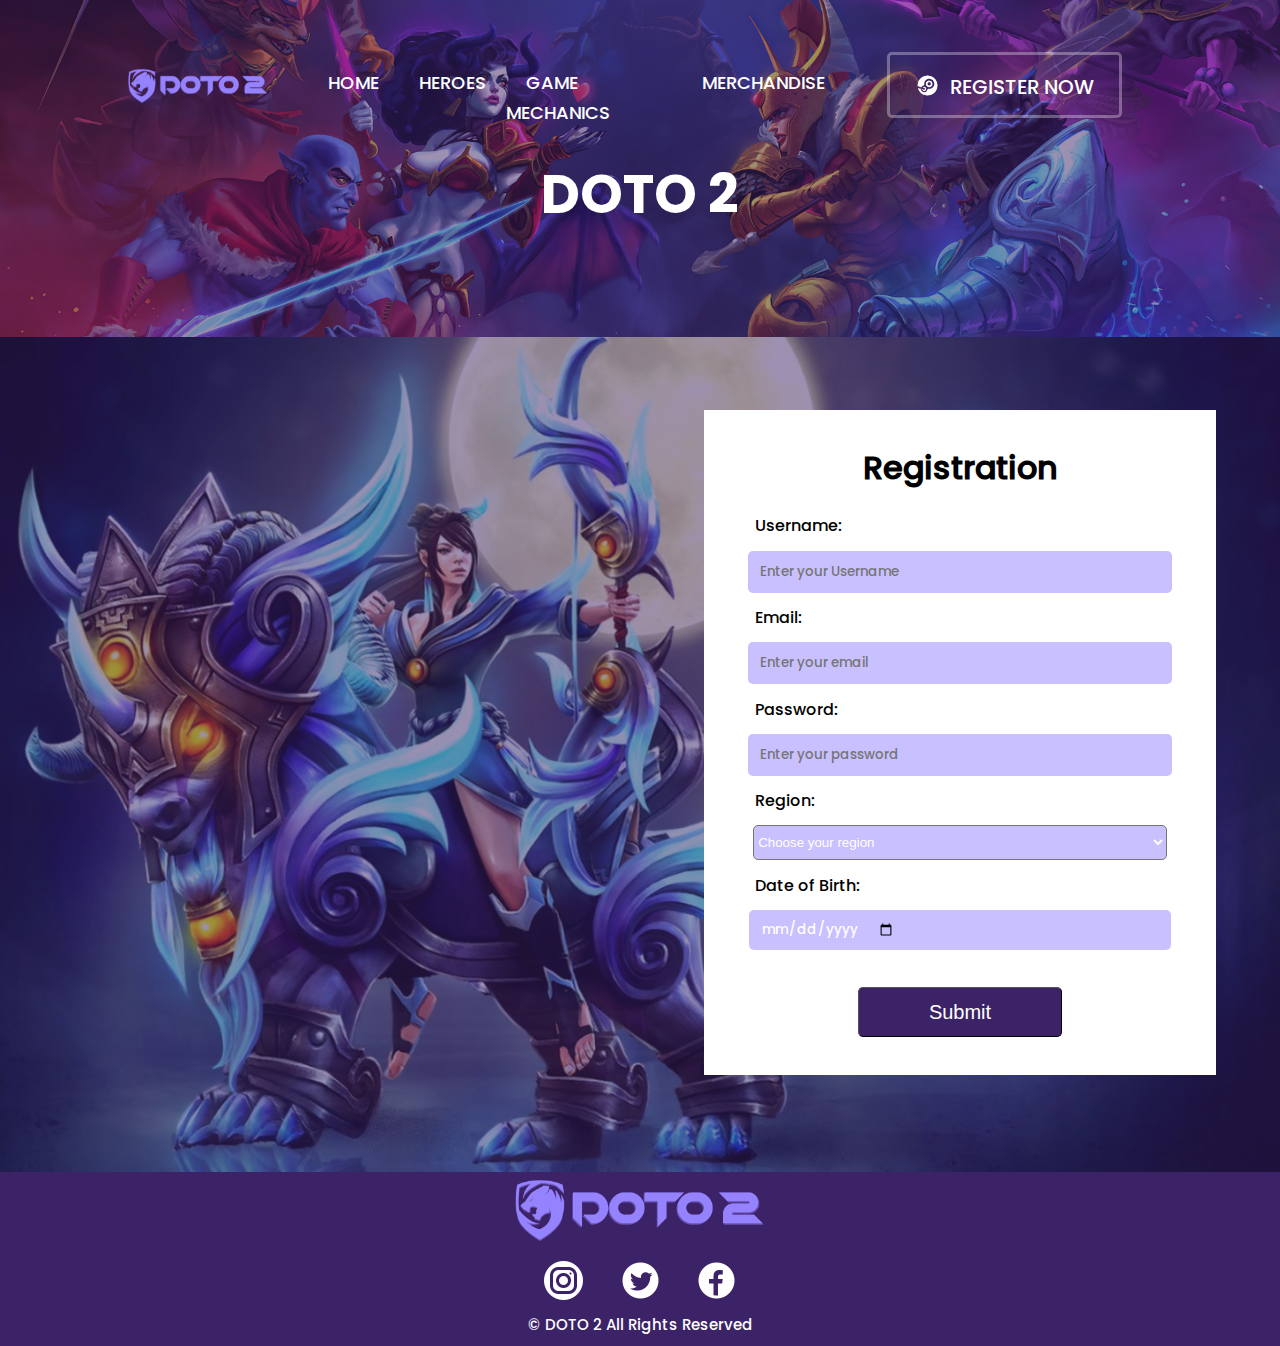
<file: Register.html>
<!DOCTYPE html>
<html lang="en">
<head>
    <meta charset="UTF-8">
    <meta http-equiv="X-UA-Compatible" content="IE=edge">
    <meta name="viewport" content="width=device-width, initial-scale=1.0">
    <link rel="stylesheet" href="header-heroes.css">
    <link rel="stylesheet" href="Register-style.css">
    <title>Doto 2 Merchandise</title>
</head>
<body>
    <div id="header">
        <div id="overlay0">
            <div id="fill">
                <div id="header1">
                    <li id="logo"><img src="logo.png" alt="LOGO"></li>
                    <li id="home"><a href="Home.html">HOME</a></li>
                    <li id="heroes"><a href="Heroes.html">HEROES</a></li>
                    <li id="gamemechanics"><a href="Game Mechanics.html">GAME MECHANICS</a></li>
                    <li id="merchandise"><a href="Merchandise.html">MERCHANDISE</a></li>
                </div>
                <div id="header2">
                    <li id="register">
                        <img id="steam" src="asset/SosialMedia/Steam-Circle-White.png" alt="">
                        <a href="Register.html">REGISTER NOW</a>
                    </li>
                </div>
            </div>
            <div id="Doto-2">DOTO 2</div>
        </div>
    </div>
    <div id="bg-image">
        <div id="overlay0">
            <form action="" id="Form">
                <h1>Registration</h1>
                <div id="tabel">
                    <label for="Username">Username: </label>
                    <input type="text" id="username" placeholder="Enter your Username">
                    <label for="Email">Email: </label>
                    <input type="text" id="email" placeholder="Enter your email">
                    <label for="Password">Password: </label>
                    <input type="Password" id="password" placeholder="Enter your password">
                    <label for="Region">Region: </label>
                    <select name="region" id="region" placeholder="region">
                        <option value="choose">Choose your region</option>
                        <option value="SEA">Southeast Asia</option>
                        <option value="NA">North America</option>
                        <option value="SA">South America</option>
                        <option value="WEU">Western Europe</option>
                        <option value="EEU">Eeastern Europe</option>
                        <option value="CN">China</option>
                    </select>
                    <label>Date of Birth:</label>
                    <input type="date">
                    <button onclick="validate();">Submit</button>
                </div>
            </form>
        </div>
    </div>
    <script src="Register-js.js"></script>
    <div id="footer">
        <div id="Logo"><img src="logo.png" alt=""></div>
        <div id="Social-Media">
            <img src="asset/SosialMedia/Instagram-Circle-White.png" alt="">
            <img src="asset/SosialMedia/Twitter-Circled-White.png" alt="">
            <img src="asset/SosialMedia/Facebook-Circled-White.png" alt="">
        </div>
        <div id="copyright">© DOTO 2 All Rights Reserved</div>
    </div>
</body>
</html>
</file>
<file: header-heroes.css>
@font-face {
    font-family: Poppins;
    src: url("asset/Poppins/Poppins-Medium.ttf");
}

@font-face {
    font-family: semibold;
    src: url("asset/Poppins/Poppins-SemiBoldItalic.ttf");
}

@font-face {
    font-family: semibold1;
    src: url("asset/Poppins/Poppins-SemiBold.ttf");
}

@font-face {
    font-family: Bld;
    src: url("asset/Poppins/Poppins-Bold.ttf");
}

body{
    margin: 0;
    padding: 0;
    font-family: Poppins;
    background: rgba(148, 130, 255, 0.4);
    text-align: justify;
}
#logo{
    margin-right:40px;
}
#header1 {
    align-items: flex-start;
    list-style: none;
    text-decoration: none;
    display: flex;
    position: relative;
    width: 70%;
    margin-top: 30px;
    justify-content: flex-start;
}

#header2 {
    width: 30%;
    display: flex;
    align-items: flex-end;
    justify-content: flex-end;
}

#header2 a {
    position: relative;
    text-align: center;
    color: #FFFFFF;
    text-decoration: none;
}

#header {
    margin-bottom: 20px;
    position: relative;
    justify-content: space-evenly;
    background-image: url("asset/Homepage-background.jpg");
    background-size: cover;
    background-repeat: no-repeat;
    background-position: center;

}

#fill {
    margin:0 10%;
    display: flex;
    /* margin-bottom: 20px; */
    position: relative;
    justify-content: space-evenly;
}

#overlay0 {
    background-color: rgba(60, 34, 102, 0.5);
    padding-top: 1%;
}

#register img {
    width: 25px;
    height: 25px;
    margin-right: 10px;
}

#Doto-2 {
    font-family: Bld;
    text-align: center;
    color: #FFFFFF;
    padding-top: 2%;
    padding-bottom: 5%;
    font-size: 54px;
}

#header1 img {
    height: 35px;
    width: auto;
}

#header1 a {
    padding: 3px 0px;
    margin: 0px 20px;   
    text-decoration: none;
    position: relative;
    color: #FFFFFF;
    font-family: Poppins;
    
    /* font-weight: 600; */
    line-height: 30px;
    width: 200px;
    font-size: 18px;
}

#header a:hover {
    color: lightgray;
}


#register {
    border: 3px solid #ffffff50;
    padding: 15px 25px;
    margin: 10px 30px;
    border-radius: 5px;
    display: flex;
    flex-direction: row;
    justify-content: center;
    align-items: center;
    position:relative;

    /* display: flex;
    text-align: center;
    border-radius: 5px;
    position: relative;
    padding: 10px; */
    /* padding-left: 6px;
    bottom: 10px;
    margin-left: 10%; */
}

#register a {
    top: 2px;
    font-size: 20px;
}

#footer {
    margin-top: 75px;
    position: relative;
    background: #3c2266;
    right: 1%;
    width: 102%;
    padding-top: 1px;
}

#Logo {
    padding-top: 5px;
    position: relative;
    text-align: center;
}

#Logo img {
    width: 250px;
    height: auto;
}

#Social-Media {
    display: flex;
    justify-content: space-evenly;
    padding-top: 10px;
    margin: 0px 40%;
}

#Social-Media img{
    width: 45px;
    height: auto;
}

#copyright {
    color: #FFFFFF;
    text-align: center;
    padding: 10px 0px;
    font-size: 15px;
}

@media only screen and (max-width: 800px) {
    #logo {
        position: relative;
        margin-top: 7px;
    }
    #header1 {
        list-style: none;
        text-decoration: none;
        display: flex;
        position: relative;
        width: 100%;
        margin-top: 30px;
        font-size: 10px;
        justify-content: space-evenly;
    }
    
    #header {
        margin-bottom: 20px;
        margin-top: -1%;
        position: relative;
        justify-content: space-evenly;
        background-image: url("asset/Homepage-background.jpg");
        background-size: cover;
        background-repeat: no-repeat;
        background-position: center;
    }
    
    #overlay0 {
        width: 102%;
        background-color: rgba(60, 34, 102, 0.5);
        right: 1%;
        padding-top: 1%;
    }
    
    #Doto-2 {
        text-align: center;
        color: #FFFFFF;
        padding-top: 2%;
        padding-bottom: 5%;
        font-size: 25px;
    }
    
    #header1 img {
        height: 16px;
        width: auto;
    }
    
    #header1 a {
        padding: 3px 0px;
        margin: 0px 20px;   
        text-decoration: none;
        position: relative;
        color: #FFFFFF;
        font-family: poppins;
        
        /* font-weight: 600; */
        /* line-height: 30px; */
        width: 200px;
        font-size: 14px;
    }
    
    #header a:hover {
        color: lightgray;
    }
    
    #register {
        display:none;
        border: 3px solid #ffffff50;
        padding: 5px 15px;
        /* margin: 10px 30px; */
        border-radius: 5px;
        /* display: flex; */
        flex-direction: row;
        justify-content: center;
        align-items: center;
        /* position:relative; */
    }

    #header2  {
        display:none;
        margin-top: 5%;
        font-size: 20px;
        width:50%;
        /* display:flex;
        justify-content: flex-end;
        align-items: flex-end; */
    }

    #header2 img {
        height: 17px;
        width: auto;
    }
    
    #header2 a {
        text-decoration: none;
        position: relative;
        color: #FFFFFF;
        font-family: Poppins;
        font-style: normal;
        font-weight: 600;
        line-height: 30px;
        width: 100px;
    }
    
    #register a {
        font-size: 10px;
        font-weight: 700;
        letter-spacing: 2px;
    }
    
    #register img {
        width: 20px;
        height: 20px;
        margin-right: 10px;
    }
    
    #footer {
        margin-top: 32px;
        position: relative;
        background: #3c2266;
        margin-left: -1%;
        /* margin-right: -1%; */
        padding-top: 1px;
    }
    
    #Logo {
        padding-top: 5px;
        position: relative;
        text-align: center;
    }
    
    #Logo img {
        width: 125px;
        height: auto;
    }
    
    #Social-Media {
        display: flex;
        justify-content: space-evenly;
        padding-top: 10px;
        margin: 0px 50%;
    }

    #Social-Media img{
        width: 30px;
        height: auto;
    }

    #copyright {
        color: #FFFFFF;
        text-align: center;
        padding: 10px 0px;
        font-size: 8px;
    }

}
</file>
<file: Game-Mechanic-Style.css>
#isi{
    margin:0 5%;
}

#subtitle hr {
    color: #9482FF;
    margin: 0px 35%;
}

#sub {
    color: #3c2266;
    font-weight: bold;
    text-align: center;
}

#sub hr {
    color: #9482FF;
    border: solid 1px;
    margin: 0% 35%;
}

#subtitle {
    font-size: 18px;
    font-family: Bld;
    color: #3c2266;
}

#title2 {
    font-size: 50px;
    font-family: semibold;
}

#part1 {
    margin-top: 2%;
}

#Basic-Doto-Control {
    display: flex;
        justify-content: space-evenly;
        margin: 3% 10%;
}

#Para1 {
    margin-top: 2%;
    width: 40%;
}

#Para1 hr {
    margin-right: 80%;
    position: relative;
    top: -3%;
    border: solid 1px#9482FF;
}

#image1 {
    position: relative;
    margin-top: 2%;
}

#image1 img {
    width: 400px;
    height: auto;
}

#doto-2-map {
    margin-top: 3%;
    color: #FFFFFF;
    background-color: #3c2266;
    text-align: center;
    position: relative;
    right: 1%;
    width: 102.5%;
}

#top1 {
    font-weight: bold;
    /* margin-bottom: -1.5%; */
    padding-top: 20px;
}

#top2 {
    font-family: semibold;
    font-size: 50px;
}

#Para2 {
    margin: 0px 15%;
    padding: 20px;
}

#Map {
    display: flex;
        justify-content: space-evenly;
        margin: 3% 10%;
}

#Map img {
    width: 400px;
    height: auto;
}

#Para3 {
    width: 40%;
}

#Para3 hr {
    margin-right: 80%;
    position: relative;
    top: -2%;
    border: solid 1px #9482FF;
}

#Rune-Image {
    display: flex;
    justify-content: center;
    margin-top: 2%;
}

#Rune-Image img {
    width: 108px;
    height: auto;
}

#Rune {
    color:white;
    background: #3c2266;
    display: flex;
    padding:0 0;
    flex-direction: column;
    justify-content: space-around;
    justify-content: center;
    align-items: center;
    text-align: center;
}

#Rune #subtitle {
    font-family: semibold;
    font-size: 50px;
    color:white;
    /* margin-bottom: -10px; */

}

#Rune hr {
    margin-right: 100%;
    position: relative;
    top:-2%;
    border: solid 1px #9482FF; 
    width:5%;  
}

#txt3, #txt4, #txt5, #txt6, #txt7, #txt8, #txt9 {
    padding-top: 2%;
    padding-bottom: 2%;
}

#Creeps-and-Roshan, #Building, #Shops {
    display: flex;
        justify-content: space-evenly;
        margin: 3% 10%;
}

#Para5, #Para6, #Para7 {
    width: 40%;
}

#Para5 hr {
    margin-right: 63%;
    border: solid 1px#9482FF;
    position: relative;
    top: -2%;
}

#Creeps-and-Roshan img, #Building img, #Shops img {
    width: 400px;
    height: auto;
}

#Para6 hr, #Para7 hr {
    border: solid 1px#9482FF;
    position: relative;
    top: -3%;
}

#Para6 hr {
    margin-right: 84%;
}

#Para7 hr {
    margin-right: 89%;
}

@media only screen and (max-width: 800px) {
    #subtitle hr {
        color: #9482FF;
        margin: 0px 35%;
    }
    
    #sub {
        color: #3c2266;
        font-weight: bold;
        text-align: center;
    }
    
    #sub hr {
        color: #9482FF;
        border: solid 1px;
        margin: 0% 35%;
    }
    
    #subtitle {
        font-size: 12px;
        font-family: Bld;
        color: #3c2266;
    }
    
    #title2 {
        font-size: 25px;
        font-family: semibold;
    }
    
    #part1 {
        margin-top: 2%;
    }
    
    #Basic-Doto-Control {
        display: flex;
        justify-content: space-evenly;
        margin-top: 2%;
        margin-left: 10%;
        margin-right: 10%;
    }
    
    #Para1 {
        margin-top: 2%;
        width: 40%;
    }
    
    #Para1 hr {
        margin-right: 80%;
        position: relative;
        top: -3%;
        border: solid 1px#9482FF;
    }
    
    #image1 {
        position: relative;
        margin-top: 2%;
    }
    
    #image1 img {
        width: 225px;
        height: auto;
    }
    
    #doto-2-map {
        margin-top: 3%;
        color: #FFFFFF;
        background-color: #3c2266;
        text-align: center;
        position: relative;
        margin-left: -1%;
        margin-right: -1%;
    }
    
    #top1 {
        font-weight: bold;
        margin-bottom: -1%;
        padding-top: 20px;
        font-size: 10px;
    }
    
    #top2 {
        font-family: semibold;
        font-size: 25px;
    }

    #Para2 {
        margin: 0px 15%;
        padding: 20px;
        font-size: 9px;
    }
    
    #Map {
        display: flex;
        justify-content: space-evenly;
        margin: 3% 10%;
    }
    
    #Map img {
        width: 40%;
        height: auto;
    }
    
    #Para3 {
        width: 40%;
    }
    
    #Para3 hr {
        margin-right: 80%;
        position: relative;
        top: -2%;
        border: solid 1px #9482FF;
    }
    
    #Rune-Image {
        margin: 0px 15%;
        padding: 20px;
        font-size: 9px;
        display: flex;
        justify-content: center;
    }
    
    #Rune-Image img {
        width: 80%;
        height: auto;
    }
    
    
    #Rune hr {
        margin-right: 95%;
        position: relative;
        border: solid 1px #9482FF;   
    }
    
    #txt1, #txt2, #txt10 {
        font-size: 9px;
    }

    #txt3, #txt4, #txt5, #txt6, #txt7, #txt8, #txt9 {
        padding-top: 2%;
        padding-bottom: 2%;
        font-size: 9px;
    }
    
    #Creeps-and-Roshan, #Building, #Shops {
        display: flex;
        justify-content: space-evenly;
        margin: 4% 10%;
    }
    
    #Para5, #Para6, #Para7 {
        width: 40%;
    }
    
    #Para5 hr {
        margin-right: 63%;
        border: solid 1px#9482FF;
        position: relative;
        top: -2%;
    }
    
    #Creeps-and-Roshan img, #Building img, #Shops img {
        width: 225px;
        height: auto;
    }
    
    #Para6 hr, #Para7 hr {
        border: solid 1px#9482FF;
        position: relative;
        top: -3%;
    }
    
    #Para6 hr {
        margin-right: 84%;
    }
    
    #Para7 hr {
        margin-right: 89%;
    }
    
}
</file>
<file: Hero-style.css>
p {
    color: white;
}

hr {
    color: #9482FF;
    margin: 0px 35%;
    border: solid 1px;
}

#subtitle {
    text-align: center;
    color: #3c2266;
}

#title2 {
    font-size: 50px;
    margin-top: -1%;
    font-family: semibold;
    font-weight: bold;
}

#row1, #row2, #row3 {
    display: flex;
    justify-content: space-around;
    margin: 20px 10%;
}

#name {
    display: flex;
    position: relative;
}

#Sven, #Anti-Mage, #Invoker, #Pudge, #Medusa, #Storm-Spirit, #Wraith-King, #Drow-Ranger, #Zeus {
    width: 288px;
    height: 342px;
    border-radius: 5px;
    border: #3c2266 solid;
    background-repeat: no-repeat;
    background-size: cover;
}

#Sven {
    background-image: url("asset/Sven.jpg");
    background-position: center;
}

#txt1, #txt2, #txt3, #txt4, #txt5, #txt6, #txt7, #txt8, #txt9 {
    top: 82.2%;
    text-align: center;
    font-size: 28px;
    display: flex;
    padding: 10px;
    justify-content: center;
    color: white;
    position: relative;
    background-color: #3c2266;
    background-size: cover;
}


#content1 img, #content2 img, #content3 img {
    width: 35px;
    height: 35px;
    margin-top: 3px;
    margin-right: 5px;
}

#overlay1, #overlay2, #overlay3, #overlay4, #overlay5, #overlay6, #overlay7, #overlay8, #overlay9 {
    display: none;
    position: absolute;
    background-color: rgba(60, 34, 102, 0.7);
    width: 288px;
    height: 342px;
}

#hov1, #hov2, #hov3, #hov4, #hov5, #hov6, #hov7, #hov8, #hov9 {
    display: none;
    color: white;
    font-size: 16px;
    text-align: center;
    padding: 10px 10px;
}

#hov1 p, #hov2 p, #hov3 p, #hov4 p, #hov5 p, #hov6 p, #hov7 p, #hov8 p, #hov9 p {
    font-family: Bld;
}

#Anti-Mage {
    background-image: url("asset/Anti-mage.jpg");
    background-position: center;
}

#Invoker {
    background-image: url("asset/Invoker.jpg");
    background-position: center;
}

#Pudge {
    background-image: url("asset/Pudge.jpg");
    background-position: center;
}

#Medusa {
    background-image: url("asset/Medusa.jpg");
    background-position: center;
}

#Storm-Spirit {
    background-image: url("asset/Storm-Spirit.jpg");
    background-position: center;
}

#Wraith-King {
    background-image: url("asset/Wraith-King.png");
    background-position: center;
}

#Drow-Ranger {
    background-image: url("asset/Drow-Ranger.jpg");
    background-position: center;
}

#Zeus {
    background-image: url("asset/Zeus.jpg");
}

@media only screen and (max-width: 800px) {
    /* For mobile phones: */
    p {
        color: white;
    }
    
    #Doto-2 {
        font-size: 27px;
        font-family: Bld;
        font-weight: bold;
    }
    
    hr {
        color: #9482FF;
        margin: 0px 40%;
        border: solid 2px;
    }
    
    #subtitle {
        text-align: center;
        color: #3c2266;
    }
    
    #title1 {
        font-size: 8px;
    }
    #title2 {
        font-size: 25px;
        margin-top: -1%;
        font-family: semibold;
        font-weight: bold;
    }
    
    #row1, #row2, #row3 {
        display: flex;
        justify-content: space-around;
        margin: 20px 9%;
        margin-left: 10%;
    }
    
    #name {
        display: flex;
        position: relative;
    }
    
    #Sven, #Anti-Mage, #Invoker, #Pudge, #Medusa, #Storm-Spirit, #Wraith-King, #Drow-Ranger, #Zeus {
        width: 142px;
        height: 166px;
        border-radius: 5px;
        border: #3c2266 solid;
        background-repeat: no-repeat;
        background-size: cover;
    }
    
    #Sven {
        background-image: url("asset/Sven.jpg");
        background-position: center;
    }
    
    #txt1, #txt2, #txt3, #txt4, #txt5, #txt6, #txt7, #txt8, #txt9 {
        top: 76%;
        text-align: center;
        font-size: 14px;
        display: flex;
        padding: 10px;
        justify-content: center;
        color: white;
        position: relative;
        background-color: #3c2266;
        background-size: cover;
    }
    
    #content1 img, #content2 img, #content3 img {
        width: 16px;
        height: 16px;
        margin-top: 3px;
        margin-right: 5px;
    }
    
    #overlay1, #overlay2, #overlay3, #overlay4, #overlay5, #overlay6, #overlay7, #overlay8, #overlay9 {
        display: none;
        position: absolute;
        background-color: rgba(60, 34, 102, 0.7);
        width: 142px;
        height: 166px;
    }
    
    #hov1, #hov2, #hov3, #hov4, #hov5, #hov6, #hov7, #hov8, #hov9 {
        display: none;
        color: white;
        font-size: 8px;
        text-align: center;
        padding: 0px 10px;
    }
    
    #Anti-Mage {
        background-image: url("asset/Anti-mage.jpg");
        background-position: center;
    }
    
    #Invoker {
        background-image: url("asset/Invoker.jpg");
        background-position: center;
    }
    
    #Pudge {
        background-image: url("asset/Pudge.jpg");
        background-position: center;
    }
    
    #Medusa {
        background-image: url("asset/Medusa.jpg");
        background-position: center;
    }
    
    #Storm-Spirit {
        background-image: url("asset/Storm-Spirit.jpg");
        background-position: center;
    }
    
    #Wraith-King {
        background-image: url("asset/Wraith-King.png");
        background-position: center;
    }
    
    #Drow-Ranger {
        background-image: url("asset/Drow-Ranger.jpg");
        background-position: center;
    }
    
    #Zeus {
        background-image: url("asset/Zeus.jpg");
    }
}
</file>
<file: headerandfooter.css>
body {
    font-family: Poppins;
    background: rgba(148, 130, 255, 0.4);
    position: relative;
    margin: 0;
    padding: 0;
    overflow-x:hidden;
}

#header1 {
    align-items: flex-start;
    list-style: none;
    text-decoration: none;
    display: flex;
    position: relative;
    width: 70%;
    margin-top: 30px;
    justify-content: flex-start;
}
#logo{
    margin-right:40px;
}
#header {
    padding-top:1%;

    margin:0 10%;
    display: flex;
    margin-bottom: 20px;
    position: relative;
    justify-content: space-around;
}

#header1 img {
    height: 35px;
    width: auto;
}

#header1 a {
    padding: 3px 0px;
    margin: 0px 20px;   
    text-decoration: none;
    position: relative;
    color: #FFFFFF;
    font-family: Poppins;
    
    /* font-weight: 600; */
    line-height: 30px;
    width: 200px;
    font-size: 18px;
}
#header2 {
    width: 30%;
    display: flex;
    align-items: flex-end;
    justify-content: flex-end;
}

#header2 a {
    position: relative;
    text-align: center;
    color: #FFFFFF;
    text-decoration: none;
}

#header a:hover {
    color: lightgray;
}

#register {
    border: 3px solid #ffffff50;
    padding: 15px 25px;
    margin: 10px 30px;
    border-radius: 5px;
    display: flex;
    flex-direction: row;
    justify-content: center;
    align-items: center;
    position:relative;
}

#register img {
    width: 25px;
    height: 25px;
    margin-right: 10px;
}
#register a {
    top: 2px;
    font-size: 20px;
}

#footer {
    position: relative;
    background: #3c2266;
    right: 1%;
    width: 102%;
}

#Logo {
    padding-top: 5px;
    position: relative;
    text-align: center;
}

#Logo img {
    width: 250px;
    height: auto;
}

#Social-Media {
    display: flex;
    justify-content: space-evenly;
    padding-top: 10px;
    margin: 0px 40%;
}

#Social-Media img{
    width: 45px;
    height: auto;
}

#copyright {
    color: #FFFFFF;
    text-align: center;
    padding: 10px 0px;
    font-size: 15px;
}

@media only screen and (max-width: 800px) {
    body {
        font-family: poppins;
        background: rgba(148, 130, 255, 0.4);
        position: relative;
        margin: 0;
        padding: 0;
        overflow-x:hidden;
    }
    
    #logo {
        margin:0;
        margin-top: 1%;
    }

    #header1 {
        list-style: none;
        text-decoration: none;
        display: flex;
        position: relative;
        width: 100%;
        margin-top: 30px;
        font-size: 10px;
        justify-content: space-evenly;
    }
    
    #header {
        margin-left: 10%;
        margin-right: 10%;
        display: flex;
        margin-bottom: 20px;
        position: relative;
        justify-content: space-evenly;
    }
    
    #header1 img {
        height: 16px;
        width: auto;
        /* margin:0; */
    }
    
    #header1 a {
        padding: 3px 0px;
        margin: 0px 20px;   
        text-decoration: none;
        position: relative;
        color: #FFFFFF;
        font-family: poppins;
        
        /* font-weight: 600; */
        /* line-height: 30px; */
        width: 200px;
        font-size: 14px;
    }

    #header2  {
        display:none;
        margin-top: 5%;
        font-size: 20px;
        width:50%;
        /* display:flex;
        justify-content: flex-end;
        align-items: flex-end; */
    }

    #header2 img {
        height: 17px;
        width: auto;
    }
    
    #header2 a {
        text-decoration: none;
        position: relative;
        color: #FFFFFF;
        font-family: Poppins;
        font-style: normal;
        font-weight: 600;
        line-height: 30px;
        width: 100px;
    }
    
    #header a:hover {
        color: lightgray;
    }
    
    #register {
        border: 3px solid #ffffff50;
        padding: 5px 15px;
        /* margin: 10px 30px; */
        border-radius: 5px;
        display: flex;
        flex-direction: row;
        justify-content: center;
        align-items: center;
        /* position:relative; */
    }
    
    #register a {
        font-size: 10px;
        font-weight: 700;
        letter-spacing: 2px;
    }
    
    #register img {
        width: 20px;
        height: 20px;
        margin-right: 10px;
    }
    
    #footer {
        margin-top: 0px;
        position: relative;
        background: #3c2266;
        margin-left: -1%;
        /* margin-right: -1%; */
        padding-top: 1px;
    }
    
    #Logo {
        padding-top: 5px;
        position: relative;
        text-align: center;
    }
    
    #Logo img {
        width: 125px;
        height: auto;
    }
    
    #Social-Media {
        display: flex;
        justify-content: space-evenly;
        padding-top: 10px;
        margin: 0px 50%;
    }

    #Social-Media img{
        width: 30px;
        height: auto;
    }

    #copyright {
        color: #FFFFFF;
        text-align: center;
        padding: 10px 0px;
        font-size: 8px;
    }

}
</file>
<file: Homedoto.css>
@font-face {
    font-family: Poppins;
    src: url("asset/Poppins/Poppins-Medium.ttf");
}

@font-face {
    font-family: semibold;
    src: url("asset/Poppins/Poppins-SemiBoldItalic.ttf");
}

@font-face {
    font-family: semibold1;
    src: url("asset/Poppins/Poppins-SemiBold.ttf");
}

@font-face {
    font-family: Bld;
    src: url("asset/Poppins/Poppins-Bold.ttf");
}
body{
    transition: all 1s;
}
#bg1 {
    position: absolute;
}

#bg1 img {
    width: 100%;
}

#overlay {
    background-color: rgba(60, 34, 102);
    position: absolute;
    width: 100%;
    height: 99%;
    opacity: 0.5;
}

#pt1 {
    margin: 0 10%;
    margin-top: 8%;
    padding: 10px 10px;
    position: relative;
}

#welcome {
    color: #9482FF;
    font-size: 20px;
    margin-bottom: 10px;
}

#txt1 {
    font-family:semibold1;
    color: #FFFFFF;
    font-size: 40px;
    padding: 0%;
}

#txt2 {
    color: #FFFFFF;
    font-size: 20px;
}

#line1 {
    margin-right: 88%;
    text-align: left;
    border: 2px #9482FF solid;
}

#pt2  {
    margin-left: 17%;
    margin-right: 17%;
    color: white;
    position: relative;
    display: flex;
    justify-content: space-evenly;
    margin-top: 10%;
    background-color: #3C2266;
    padding: 20px 20px;
    font-size: 24px;
    text-align: center;
    border-radius: 5px;
}

#event1 {
    background-image: url("asset/Lina.jpg");
    background-size: cover;
    background-repeat: no-repeat;
    background-position: center;
    position: relative;
    border-radius: 5px;
}

#left, #mid, #right {
    display:flex;
        align-items: center;
        justify-content: center;;
        text-align:center;
    font-size: 18px;
}

#left {
    height: 152px;
    width: 160px;
    padding: 26px 42px;
}

#overlay1 {
    display:flex;
    align-items: center;
    justify-content: center;
    background: rgba(148, 130, 255, 0.5);
    border-radius: 5px;
}

#event2 {
    background-image: url("asset/Templar.jpg");
    background-size: cover;
    background-repeat: no-repeat;
    background-position: center;
    border-radius: 5px;
}

#mid {
    height: 152px;
    width: 160px;
    padding: 26px 42px;
}

#event3 {
    background-image: url("asset/Faceless-Void.jpg");
    background-size: cover;
    background-repeat: no-repeat;
    background-position: center;
    border-radius: 5px;
}

#right {
    height: 152px;
    width: 160px;
    padding: 26px 42px;
}

#txt3 {
    font-family: semibold1;
    font-size: 50px;
    text-align: center;
    margin: 50px;
    margin-left: 30%;
    margin-right: 30%;
    color: #3C2266;
    font-weight: bold;
}

#Game-overview {
    margin-bottom: 5%;
}

#whole-slider {
    margin-left: 10%;
    margin-right: 10%;
    display: flex;
    justify-content: space-around;
}

#prev, #next {
    cursor: pointer;
    margin-top: 8%;
}


#prev img, #next img {
    width: 70px;
    height: 70px;
}

#slider {
    width: 800px;
    overflow: hidden;
}

#IS {
    display: flex;
    width: 2400px;
}

#slides {
    display: flex;
    width: 800px;
}

#slides img{
    width: 400px;
    height: 250px;
    position: relative;
    top: 10px;
}

#txt4 {
    margin-top:0;
    margin-left: 5%;
    /* margin-top: 2%; */
    margin-bottom: 10%;
    color: #3C2266;
}

#subtitle {
    font-weight: bold;
    font-size: 35px;
}

#caption {
    text-align: justify;
    font-size: 20px;
    margin-top: 2%;
}

#whole-slider button {
    height: 50%;
    font-size: 20px;
    cursor: pointer;
    width: 28px;
    margin-top: 8%;
    color: white;
    border: none;
    display:flex;
    justify-content: center;
    align-items: center;
    background-color: #3C2266;
    border-radius: 100%;
}

#view-all-heroes {
    background-image: url("asset/Heroes-Background.jpg");
}

#view-game-mechanic {
    margin-top: 50px;
    background-image: url("asset/Background-1.jpg");
    background-position: center;
}

#view-all-heroes, #view-game-mechanic, #view-merchandise {
    background-size: cover;
    background-repeat: no-repeat;
    margin-right: -1%;
    margin-left: -1%;
    position: relative;
    text-align: center;
    color: white;
}

#view-merchandise {
    background-image: url("asset/Wind-Ranger.jpg");
    margin-top: -20px;
}

#overlay2, #text, #overlay7 {
    padding: 20px 20px;
    background: rgba(60, 34, 102, 0.7);
    padding-top: 30%;
}

#overlay7 {
    padding: 20px 20px;
    position: relative;
    margin-bottom: -25px;
    padding-bottom: 10%;
    background: rgba(60, 34, 102, 0.7);
}

#txt5, #txt8, #txt14 {
    margin-bottom: -20px;
    position: static;
    font-size: 20px;
}

#txt6, #txt9, #txt15 {
    font-family: semibold;
    font-size: 66px;
    margin-bottom: -25px;
}

#txt7 {
    padding: 0px 13%;
    margin-bottom: -30px;
}

#txt10 {
    padding: 0px 20%;
    margin-bottom: 25px;
}

#txt7, #txt10 {
    position: static;
    font-size: 16px;
}


#view-all-heroes button, #view-game-mechanic button {
    background: none;
    padding: 10px 10px;
    margin-top: -50px;
    font-size: 24px;
    border: solid;
    border-radius: 5px;
    align-items: center;
    border-color: white;
    color: white;
    cursor: pointer;
}

#view-all-heroes hr, #view-game-mechanic hr {
    border: 1.5px #9482FF solid;
    margin-left: 20%;
    position: relative;
    left: 25%;
}

#view-merchandise hr {
    border: 1.5px #9482FF solid;
    margin: 10px 35%;
}

#Game-overview hr {
    margin-right: 70%;
    border: #9482FF solid 1.5px;
}

#view-merchandise button {
    background: none;
    padding: 10px 50px;
    font-size: 24px;
    border: solid;
    border-radius: 5px;
    align-items: center;
    border-color: white;
    color: white;
    cursor: pointer;
}


#hero-type {
    margin-top: -5%;
    position: relative;
    background-color: #3C2266;
    padding: 25px 10%;
    padding-bottom: 50px;
    display: flex;
    justify-content: space-evenly;
    color: white;
}

#intelligence, #Agility, #Strength {
    background-size: cover;
    background-repeat: no-repeat;
    background-position: center;
    border: solid 2px white;
    border-radius: 5px;
    width: 288px;
    height: 342px;
}

#intelligence {
    background-image: url("asset/Storm-Spirit.jpg");
}

#Agility {
    background-image: url("asset/Medusa.jpg");
}

#Strength {
    background-image: url("asset/Pudge.jpg");
}

#overlay4 {
    background: rgba(60, 34, 102, 0.7);
    height: 100%;
    border-radius: 5px;
    display: none;
}

#overlay5 {
    background: rgba(60, 34, 102, 0.7);
    height: 100%;
    border-radius: 5px;
    display: none;
}

#overlay6 {
    background: rgba(60, 34, 102, 0.7);
    height: 100%;
    border-radius: 5px; 
    display: none;
}

#sub {
    padding: 20px 20px;
    display: flex;
    justify-content: center;
    font-weight: 600;
    font-size: 22px;
}

#sub img {
    height: 30px;
    width: 30px;
    margin-right:10px;
}

#txt11, #txt12, #txt13 {
    text-align:justify;
    padding: 20px 20px;
    padding-top: 0%;
    font-size: 16px;
}

#gradient1 {
    background-image: linear-gradient(transparent, #3c2266);
    position: relative;
    width: 103%;
    right: 2%;
    height: 15px;
}

#mechanic-button {
    margin-bottom: -20px;
    background-color: #3C2266;
    position: relative;
    margin-right: -1%;
    margin-left: -1%;
    padding: 40px;
}

#gradient2 {
    background-image: linear-gradient(#3c2266, transparent);
    position: static;
    margin-right: -1%;
    margin-left: -1%;
    height: 50px;
    margin-bottom: -50px;
    position: relative;
}

#gradient3 {
    background-image: linear-gradient(transparent, #3c2266);
    margin-right: -1%;
    margin-left: -1%;
    height: 25px;
    margin-bottom: -20px;
    position: relative;
}

#gradient4 {
    background-image: linear-gradient(#3c2266, transparent);
    margin-right: -1%;
    margin-left: -1%;
    height: 40px;
    position: relative;
    margin-bottom: -40px;
}

#gradient5 {
    background-image: linear-gradient(transparent, #3c2266);
    position: relative;
    margin-right: -1%;
    margin-left: -1%;
    bottom: 10%;
    height: 25px;
}

#gradient0 {
    background-image: linear-gradient(transparent, #3c2266);
    position: relative;
    margin-right: -1%;
    margin-left: -1%;
    margin-bottom: -55px;
    height: 50px;
}

#skin, #announcer, #courier, #chest, #map {
    border: solid 1px white;
    border-radius: 50%;
    display: flex;
    flex-direction: column;
    width: 55%;
    padding: 10px;
    align-items: center;
}

#skin-text, #ann-text, #cour-text, #chest-text, #map-text {
    padding: 5% 0px;
    position: relative;
    right: 10%;
    margin-bottom: 30px;
}

#skin {
    background-color: #9482FF;
}

#skin img, #announcer img, #courier img, #chest img, #map img {
    width: 50px;
    height: auto;
}

#merch-content {
    margin-top: 4%;
    margin-left: 25%;
    margin-right: 25%;
    display: flex;
    justify-content: center;
    /* justify-content: space-between; */
}

#merch-slider {
    display: flex;
    overflow: hidden;
    width: 2500px;
    height: 550px;
}

#image {
    border: white 2px solid;
    border-radius: 10px;
}

#whole-merch {
    width: 500px;
    height: 550px;
    justify-content: space-around;
    overflow: hidden;
}

#icon {
    margin-top: 3%;
}

#merch-slides {
    width: 496px;
    display: flex;
}

#merch-slides img {
    width: 496px;
    height: 547px;
    border-radius: 10px;
}

#slider {
    width: 800px;
    justify-content: space-around;
    overflow: hidden;
}

#IS {
    display: flex;
    width: 2400px;
}

#slides {
    display: flex;
    width: 800px;
}

#slides img{
    width: 400px;
    height: 250px;
}

@media only screen and (max-width: 800px) {
    #bg1 {
        position: absolute;
    }
    
    #bg1 img {
        width: 100%;
    }
    
    #overlay {
        background-color: rgba(60, 34, 102);
        position: absolute;
        width: 100%;
        height: 99%;
        opacity: 0.5;
    }
    
    #pt1 {
        margin: 0 10%;
        padding: 10px 10px;
        position: relative;
    }
    
    #welcome {
        color: #9482FF;
        font-size: 10px;
        margin-bottom: 10px;
    }
    
    #txt1 {
        color: #FFFFFF;
        font-size: 20px;
        padding: 0%;
    }
    
    #txt2 {
        color: #FFFFFF;
        font-size: 10px;
    }
    
    #line1 {
        margin-right: 88%;
        text-align: left;
        border: 2px #9482FF solid;
    }
    
    #pt2  {
        margin-left: 21%;
        margin-right: 21%;
        color: white;
        position: relative;
        display: flex;
        justify-content: space-evenly;
        margin-top: 5%;
        background-color: #3C2266;
        padding: 10px 10px;
        font-size: 12px;
        text-align: center;
        border-radius: 5px;
    }
    
    #event1 {
        background-image: url("asset/Lina.jpg");
        background-size: cover;
        background-repeat: no-repeat;
        background-position: center;
        position: relative;
        border-radius: 5px;
    }
    
    #left, #mid, #right {
        display:flex;
        align-items: center;
        justify-content: center;;
        font-size: 9px;
    }
    
    #left {
        height: 76px;
        width: 80px;
        padding: 13px 21px;
    }
    
    #overlay1 {
        background: rgba(148, 130, 255, 0.5);
        border-radius: 5px;
    }
    
    #event2 {
        background-image: url("asset/Templar.jpg");
        background-size: cover;
        background-repeat: no-repeat;
        background-position: center;
        border-radius: 5px;
    }
    
    #mid {
        height: 76px;
        width: 80px;
        padding: 13px 21px;
    }
    
    #event3 {
        background-image: url("asset/Faceless-Void.jpg");
        background-size: cover;
        background-repeat: no-repeat;
        background-position: center;
        border-radius: 5px;
    }
    
    #right {
        height: 76px;
        width: 80px;
        padding: 13px 21px;
    }
    
    #txt3 {
        font-size: 25px;
        text-align: center;
        margin: 25px;
        margin-left: 30%;
        margin-right: 30%;
        color: #3C2266;
        font-weight: bold;
    }
    
    #Game-overview {
        margin-bottom: 5%;
    }
    
    #whole-slider {
        margin-left: 10%;
        margin-right: 10%;
        display: flex;
        justify-content: space-around;
    }
    
    #prev, #next {
        cursor: pointer;
        margin-top: 8%;
    }
    
    
    #prev img, #next img {
        width: 30px;
        height: 30px;
    }
    
    #slider {
        width: 400px;
        justify-content: space-around;
        overflow: hidden;
    }
    
    #IS {
        width: 1200px;
    }
    
    #slides {
        display: flex;
        width: 400px;
    }
    
    #slides img{
        width: 200px;
        height: 125px;
    }
    
    #txt4 {
        margin-top:0;
        margin-left: 5%;
        /* margin-top: 2%; */
        color: #3C2266;
    }
    
    #subtitle {
        font-weight: bold;
        font-size: 18px;
    }
    
    #caption {
        font-size: 10px;
        margin-top: 2%;
    }
    
    #whole-slider button {
        height: 50%;
        font-size: 10px;
        cursor: pointer;
        width: 14px;
        margin-top: 8%;
        color: white;
        border: none;
        background-color: #3C2266;
        border-radius: 100%;
    }
    
    #view-all-heroes {
        background-image: url("asset/Heroes-Background.jpg");
    }
    
    #view-game-mechanic {
        background-image: url("asset/Background-1.jpg");
        background-position: center;
    }
    
    #view-all-heroes, #view-game-mechanic, #view-merchandise {
        background-size: cover;
        background-repeat: no-repeat;
        margin-right: -1%;
        margin-left: -1%;
        position: relative;
        text-align: center;
        color: white;
    }
    
    #view-merchandise {
        background-image: url("asset/Wind-Ranger.jpg");
        margin-top: -20px;
    }
    
    #overlay2, #text, #overlay7 {
        padding: 20px 20px;
        background: rgba(60, 34, 102, 0.7);
        padding-top: 30%;
    }
    
    #overlay7 {
        padding: 20px 20px;
        position: relative;
        padding-bottom: 10%;
        background: rgba(60, 34, 102, 0.7);
    }
    
    #txt5, #txt8, #txt14 {
        position: static;
        font-size: 10px;
        margin-bottom: 0%;
    }
    
    #txt6, #txt9, #txt15 {
        font-family: semibold;
        font-size: 33px;
        /* margin-bottom: 3%; */
    }
    
    #txt7 {
        padding: 0px 13%;
        margin-bottom: 1%;
    }
    
    #txt10 {
        padding: 0px 20%;
        margin-bottom: 25px;
    }
    
    #txt7, #txt10 {
        position: static;
        font-size: 8px;
    }
    
    #view-all-heroes button, #view-game-mechanic button {
        background: none;
        padding: 10px 10px;
        margin-top: -50px;
        font-size: 12px;
        border: solid;
        border-radius: 5px;
        align-items: center;
        border-color: white;
        color: white;
        cursor: pointer;
    }
    
    #view-all-heroes hr, #view-game-mechanic hr {
        border: 5px #9482FF solid;
        margin-top: 20px;
        margin-left: 20%;
        position: relative;
        left: 25%;
    }
    
    #view-merchandise hr {
        border: 1.5px #9482FF solid;
        margin: 20px 35%;
    }
    
    #Game-overview hr {
        margin-right: 70%;
        border: #9482FF solid 1.5px;
    }
    
    #view-merchandise button {
        background: none;
        padding: 10px 50px;
        font-size: 12px;
        border: solid;
        border-radius: 5px;
        align-items: center;
        border-color: white;
        color: white;
        cursor: pointer;
    }
    
    
    #hero-type {
        position: relative;
        background-color: #3C2266;
        margin-top: -5%;
        padding: 50px 10%;
        display: flex;
        justify-content: space-evenly;
        color: white;
    }
    
    #intelligence, #Agility, #Strength {
        background-size: cover;
        background-repeat: no-repeat;
        background-position: center;
        border: solid 2px white;
        border-radius: 5px;
        width: 144px;
        height: 171px;
    }
    
    #intelligence {
        background-image: url("asset/Storm-Spirit.jpg");
    }
    
    #Agility {
        background-image: url("asset/Medusa.jpg");
    }
    
    #Strength {
        background-image: url("asset/Pudge.jpg");
    }
    
    #overlay4 {
        background: rgba(60, 34, 102, 0.5);
        height: 100%;
        border-radius: 5px;
        display: none;
    }
    
    #overlay5 {
        background: rgba(60, 34, 102, 0.5);
        height: 100%;
        border-radius: 5px;
        display: none;
    }
    
    #overlay6 {
        background: rgba(60, 34, 102, 0.5);
        height: 100%;
        border-radius: 5px; 
        display: none;
    }
    
    #sub {
        padding: 10px 10px;
        display: flex;
        font-size: 11px;
    }
    
    #sub img {
        height: 15px;
        width: 15px;
    }
    
    #txt11, #txt12, #txt13 {
        padding: 10px 10px;
        padding-top: 0%;
        font-size: 8px;
    }
    
    #gradient1 {
        background-image: linear-gradient(transparent, #3c2266);
        position: relative;
        width: 103%;
        right: 2%;
        height: 15px;
    }
    
    #mechanic-button {
        margin-bottom: -20px;
        background-color: #3C2266;
        position: relative;
        margin-right: -1%;
        margin-left: -1%;
        padding: 40px;
    }
    
    #gradient2 {
        background-image: linear-gradient(#3c2266, transparent);
        position: static;
        margin-right: -1%;
        margin-left: -1%;
        height: 50px;
        margin-bottom: -50px;
        position: relative;
    }
    
    #gradient3 {
        background-image: linear-gradient(transparent, #3c2266);
        margin-right: -1%;
        margin-left: -1%;
        height: 25px;
        margin-bottom: -20px;
        position: relative;
    }
    
    #gradient4 {
        background-image: linear-gradient(#3c2266, transparent);
        margin-right: -1%;
        margin-left: -1%;
        height: 40px;
        position: relative;
        margin-bottom: -40px;
    }
    
    #gradient5 {
        background-image: linear-gradient(transparent, #3c2266);
        position: relative;
        margin-right: -1%;
        margin-left: -1%;
        bottom: 10%;
        height: 25px;
    }
    
    #gradient0 {
        background-image: linear-gradient(transparent, #3c2266);
        position: relative;
        margin-right: -1%;
        margin-left: -1%;
        margin-bottom: -55px;
        height: 50px;
    }
    
    #skin, #announcer, #courier, #chest, #map {
        border: solid 1px white;
        border-radius: 50%;
        display: flex;
        flex-direction: column;
        width: 30px;
        height:30px;
        padding: 10px;
        align-items: center;
    }
    
    #skin-text, #ann-text, #cour-text, #chest-text, #map-text {
        padding: 5% 0px;
        position: relative;
        right: 20%;
        margin-bottom: 20px;
    }
    
    #skin {
        background-color: #9482FF;
    }
    
    #skin img, #announcer img, #courier img, #chest img, #map img {
        width: 25px;
        height: auto;
    }
    
    #merch-content {
        margin-top: 4%;
        margin-left: 10%;
        margin-right: 10%;
        display: flex;
        justify-content: space-between;
    }
    
    #merch-slider {
        display: flex;
        overflow: hidden;
        width: 1875px;
        height: 413px;
    }
    
    #image {
        border: white 2px solid;
        border-radius: 10px;
    }
    
    #whole-merch {
        margin-right: 10%;
        width: 375px;
        height: 413px;
        justify-content: space-around;
        overflow: hidden;
    }
    
    #icon {
        margin-top: 3%;
        margin-left: 5%;
    }
    
    #merch-slides {
        width: 371px;
        display: flex;
    }
    
    #merch-slides img {
        width: 371px;
        height: 409px;
        border-radius: 10px;
    }
}
</file>
<file: Merchandise-style.css>
hr {
    color: #9482FF;
    margin: 0px 35%;
    border: solid 2px;
}

#title {
    color: #3c2266;
    font-weight: bold;
    text-align: center;
}

#title hr {
    color: #9482FF;
    border: solid 1.5px;
    margin: 0% 37.5%;
}

#sub2 {
    font-family: semibold;
    font-size: 50px;
}

#whole {
    background-color: #3c2266;
    padding: 2% 10%;
    margin: 2% -1%;
}

#sub3 {
    display: flex;
    font-size: 40px;
    justify-content: center;
    color: white;
    margin: 2px;
}

#text {
    margin-left: 1%;
}

#overlay {
    display: none;
    position: absolute;
    width: 230px;
    height: 170px;
    background: rgba(60, 34, 102, 0.5)
}

#image:hover #overlay {
    display: block;
}

#image:hover #hov {
    display: block;
}

#hov {
    display: none;
    background: none;
    border: solid 2px white;
    color: white;
    font-size: 18px;
    position: relative;
    text-align: center;
    padding: 5px;
    top: 60%;
    left: 23%;
    border-radius: 5px;
    width: 50%;
    cursor: pointer;
}

#sub3 img {
    border: solid 1px white;
    padding: 10px;
    border-radius: 50%;
    width: 40px;
    height: auto;
}

#skin, #treasure, #announcer, #courier {
    display: flex;
    justify-content: space-around;
}

#prev1, #next1, #prev2, #next2, #prev3, #next3, #prev4, #next4 {
    /* margin-top:0px; */
    display:flex;
    align-items: center;
    justify-content: center;
    cursor: pointer;
    /* margin-top: 7%; */
}


#prev1 img, #next1 img, #prev2 img, #next2 img, #prev3 img, #next3 img, #prev4 img, #next4 img {
    width:70px;
    height: 70px;
}

#name, #price {
    color: #FFFFFF;
    text-align: center;
}

#whole-slider {
    width: 750px;
    margin-left: 10%;
    margin-right: 10%;
    justify-content: space-around;
    overflow: hidden;
}

#skin-slider, #treasure-slider, #announcer-slider, #courier-slider {
    width: 750px;
    justify-content: space-around;
    overflow: hidden;
}

#skin-slides, #treasure-slides, #announcer-slides, #courier-slides {
    width: 1250px;
    display: flex;
}

#image {
    margin-right: 25px;
    width: 250px;
    /* display: flex; */
}

#image img{
    border: ridge #3c2266 2px;
    width: 225px;
    height: 165px;
}

#footer {
    margin-top: 50px;
    position: relative;
    background: #3c2266;
    right: 1%;
    width: 102%;
    margin-bottom: -1%;
    padding-top: 1px;
}

#Logo {
    padding-top: 5px;
    position: relative;
    text-align: center;
}

#Logo img {
    width: 250px;
    height: auto;
}

#Social-Media {
    display: flex;
    justify-content: space-evenly;
    padding-top: 10px;
    margin: 0px 40%;
}

#Social-Media img{
    width: 45px;
    height: auto;
}

#copyright {
    color: #FFFFFF;
    text-align: center;
    padding: 10px 0px;
    font-size: 15px;
}

@media only screen and (max-width: 800px) {
    #logo {
        position: relative;
        margin-top: 7px;
    }
    #header1 {
        list-style: none;
        text-decoration: none;
        display: flex;
        position: relative;
        width: 100%;
        margin-top: 30px;
        font-size: 10px;
        justify-content: space-evenly;
    }
    
    #header {
        margin-bottom: 20px;
        margin-top: -1%;
        position: relative;
        justify-content: space-evenly;
        background-image: url("asset/Homepage-background.jpg");
        background-size: cover;
        background-repeat: no-repeat;
        background-position: center;
    }
    
    #overlay0 {
        width: 102%;
        background-color: rgba(60, 34, 102, 0.5);
        right: 1%;
        padding-top: 1%;
    }
    
    #Doto-2 {
        text-align: center;
        color: #FFFFFF;
        padding-top: 2%;
        padding-bottom: 5%;
        font-size: 25px;
    }

    #title {
        color: #3c2266;
        font-weight: bold;
        text-align: center;
    }
    
    #title hr {
        color: #9482FF;
        border: solid 1.5px;
        margin: 0% 37.5%;
    }
    
    #sub2 {
        font-family: semibold;
        font-size: 25px;
    }
    
    #whole {
        background-color: #3c2266;
        padding: 2% 10%;
        margin: 2% -1%;
    }
    
    #sub3 {
        display: flex;
        font-size: 20px;
        justify-content: center;
        color: white;
        margin: 2px;
    }
    
    #text {
        margin-left: 1%;
        margin-top: 1%;
    }
    
    #overlay {
        display: none;
        position: absolute;
        width: 115px;
        height: 85px;
        background: rgba(60, 34, 102, 0.5)
    }
    
    #image:hover #overlay {
        display: block;
    }
    
    #image:hover #hov {
        display: block;
    }
    
    #hov {
        display: none;
        background: none;
        border: solid 2px white;
        color: white;
        font-size: 9px;
        position: relative;
        text-align: center;
        padding: 5px;
        top: 60%;
        left: 15%;
        border-radius: 5px;
        width: 50%;
        cursor: pointer;
    }
    
    #sub3 img {
        border: solid 1px white;
        padding: 10px;
        border-radius: 50%;
        width: 20px;
        height: auto;
    }

    #name, #price {
        font-size: 9px;
    }
    
    #skin, #treasure, #announcer, #courier {
        display: flex;
        justify-content: space-around;
    }
    
    #prev1, #next1, #prev2, #next2, #prev3, #next3, #prev4, #next4 {
        display:flex;
        justify-content: center;
        align-items: center;
        cursor: pointer;
        /* margin-top: 7%;  */
    }
    
    
    #prev1 img, #next1 img, #prev2 img, #next2 img, #prev3 img, #next3 img, #prev4 img, #next4 img {
        width: 30px;
        height: 30px;
    }
    
    #name, #price {
        color: #FFFFFF;
        text-align: center;
    }
    
    #whole-slider {
        width: 375px;
        margin-left: 10%;
        margin-right: 10%;
        justify-content: space-around;
        overflow: hidden;
    }
    
    #skin-slider, #treasure-slider, #announcer-slider, #courier-slider {
        width: 375px;
        justify-content: space-around;
        overflow: hidden;
    }
    
    #skin-slides, #treasure-slides, #announcer-slides, #courier-slides {
        width: 625px;
        display: flex;
    }
    
    #image {
        margin-right: 25px;
        width: 125px;
        /* display: flex; */
    }
    
    #image img{
        border: ridge #3c2266 2px;
        width: 100px;
        height: 82px;
    }
    
    #footer {
        margin-top: 32px;
        position: relative;
        background: #3c2266;
        margin-left: -1%;
        /* margin-right: -1%; */
        padding-top: 1px;
    }
    
    #Logo {
        padding-top: 5px;
        position: relative;
        text-align: center;
    }
    
    #Logo img {
        width: 125px;
        height: auto;
    }
    
    #Social-Media {
        display: flex;
        justify-content: space-evenly;
        padding-top: 10px;
        margin: 0px 50%;
    }

    #Social-Media img{
        width: 30px;
        height: auto;
    }

    #copyright {
        color: #FFFFFF;
        text-align: center;
        padding: 10px 0px;
        font-size: 8px;
    }

}
</file>
<file: Register-style.css>
h1 {
    text-align: center;
}

form {
    font-family: Poppins;
    border-style: ridge;
    /* border-radius: 5px; */
    /* color: #3c2266; */
    border-width: 0px;
    /* border-color: #3c2266; */
    padding-left: 20px;
    padding-right: 20px;
    margin: 5% 5% 5% 55%;
    padding:1% 4%;
    display: block;
    background-color: white;
}

#bg-image{
    margin-top:-50px;
    background-image: url("asset/Mirana1.jpg");
    background-size:cover;
    background-repeat: no-repeat;
    margin-bottom:-80px;
}
#overlay0{
    padding:3% 0;
    height:100%;
}

input {
    width: 100%;
    display: flex;
    /* border-style: ridge; */
    border-width: 0px;;
    font-family: Poppins;
    color:white;
    background-color: rgba(148,130,255,0.5);
    height:40px;
    border-radius: 5px;
    margin:3% 0;
    padding-left: 3%;
}


select {
    width: 101%;
    display: flex;
    border-radius: 5px;
    height:35px;
    margin:3% 0;
    border-style: groove;  
    background-color: rgba(148,130,255,0.5);
    color: white;
}

#tabel{
    display:flex;
    align-items: center;
    flex-direction: column;
    justify-content: center;
}

#tabel label{
    width:100%;
}


button {
    border-width: 1px;
    border-radius: 5px;
    background-color: #3c2266;
    position: relative;
    bottom: 25px;
    /* right: 15px; */
    margin-top: 50px;
    color: white;
    /* margin-left: 88%; */
    font-size: 20px;
    width:50%;
    height:50px;
}

@media only screen and(max-width: 800px) {
    h1 {
        text-align: center;
    }
    
    form {
        font-family: Poppins;
        border-style: ridge;
        /* border-radius: 5px; */
        /* color: #3c2266; */
        border-width: 0px;
        /* border-color: #3c2266; */
        padding-left: 20px;
        padding-right: 20px;
        margin: 5% 5% 5% 55%;
        padding:1% 3%;
        display: block;
        background-color: white;
    }

    
    input {
        width: 100%;
        display: flex;
        border-style: ridge;
    }
    
    select {
        width: 102%;
        display: flex;
        border-style: groove;  
    }
    
    #tabel tr {
        margin: 100px;
        font-size: 30px;
    }
    
    button {
        border-style: solid;
        background-color: #3c2266;
        position: relative;
        bottom: 25px;
        right: 15px;
        margin-top: 50px;
        color: white;
        margin-left: 88%;
        font-size: 15px;
    }
    
}
</file>
